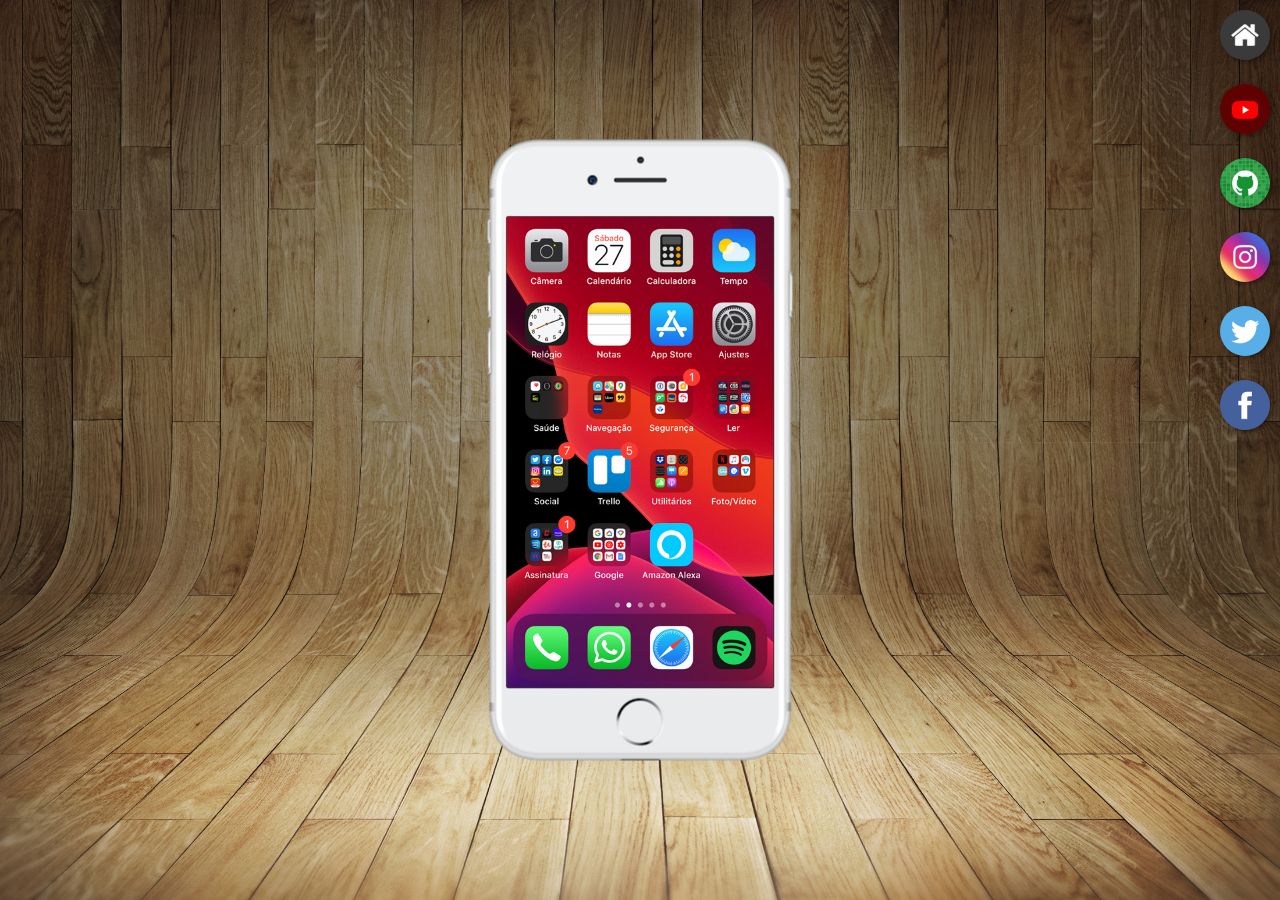
<file: index.html>
<!DOCTYPE html>
<html lang="pt-br">
<head>
    <meta charset="UTF-8">
    <meta name="viewport" content="width=device-width, initial-scale=1.0">
    <title>Projeto Social</title>
    <link rel="stylesheet" href="estilos/style.css">
    <link rel="shortcut icon" href="favicon.ico" type="image/x-icon">
</head>
<body>
    <main>
        <section id="telefone">
            <iframe src="home.html" name="tela" id="tela" frameborder="0">
            Seu navegador nao é compativel
            </iframe>
        </section>
        <section id="redes-sociais">
            <a href="home.html" target="tela"> <img src="imagens/logo-home.jpg" alt="Home"></a><br>
            <a href="youtube.html" target="tela"> <img src="imagens/logo-youtube.jpg" alt="Youtube"></a><br>
            <a href="github.html" target="tela"> <img src="imagens/logo-github.jpg" alt="GitHub"></a><br>
            <a href="instagran.html" target="tela"> <img src="imagens/logo-instagram.jpg" alt="Instagram"></a><br>
            <a href="twitter.html" target="tela"> <img src="imagens/logo-twitter.jpg" alt="Twitter"></a><br>
            <a href="facebook.html" target="tela"> <img src="imagens/logo-facebook.jpg" alt="Facebook"></a><br>
        </section>
    </main>
</body>
</html>
</file>
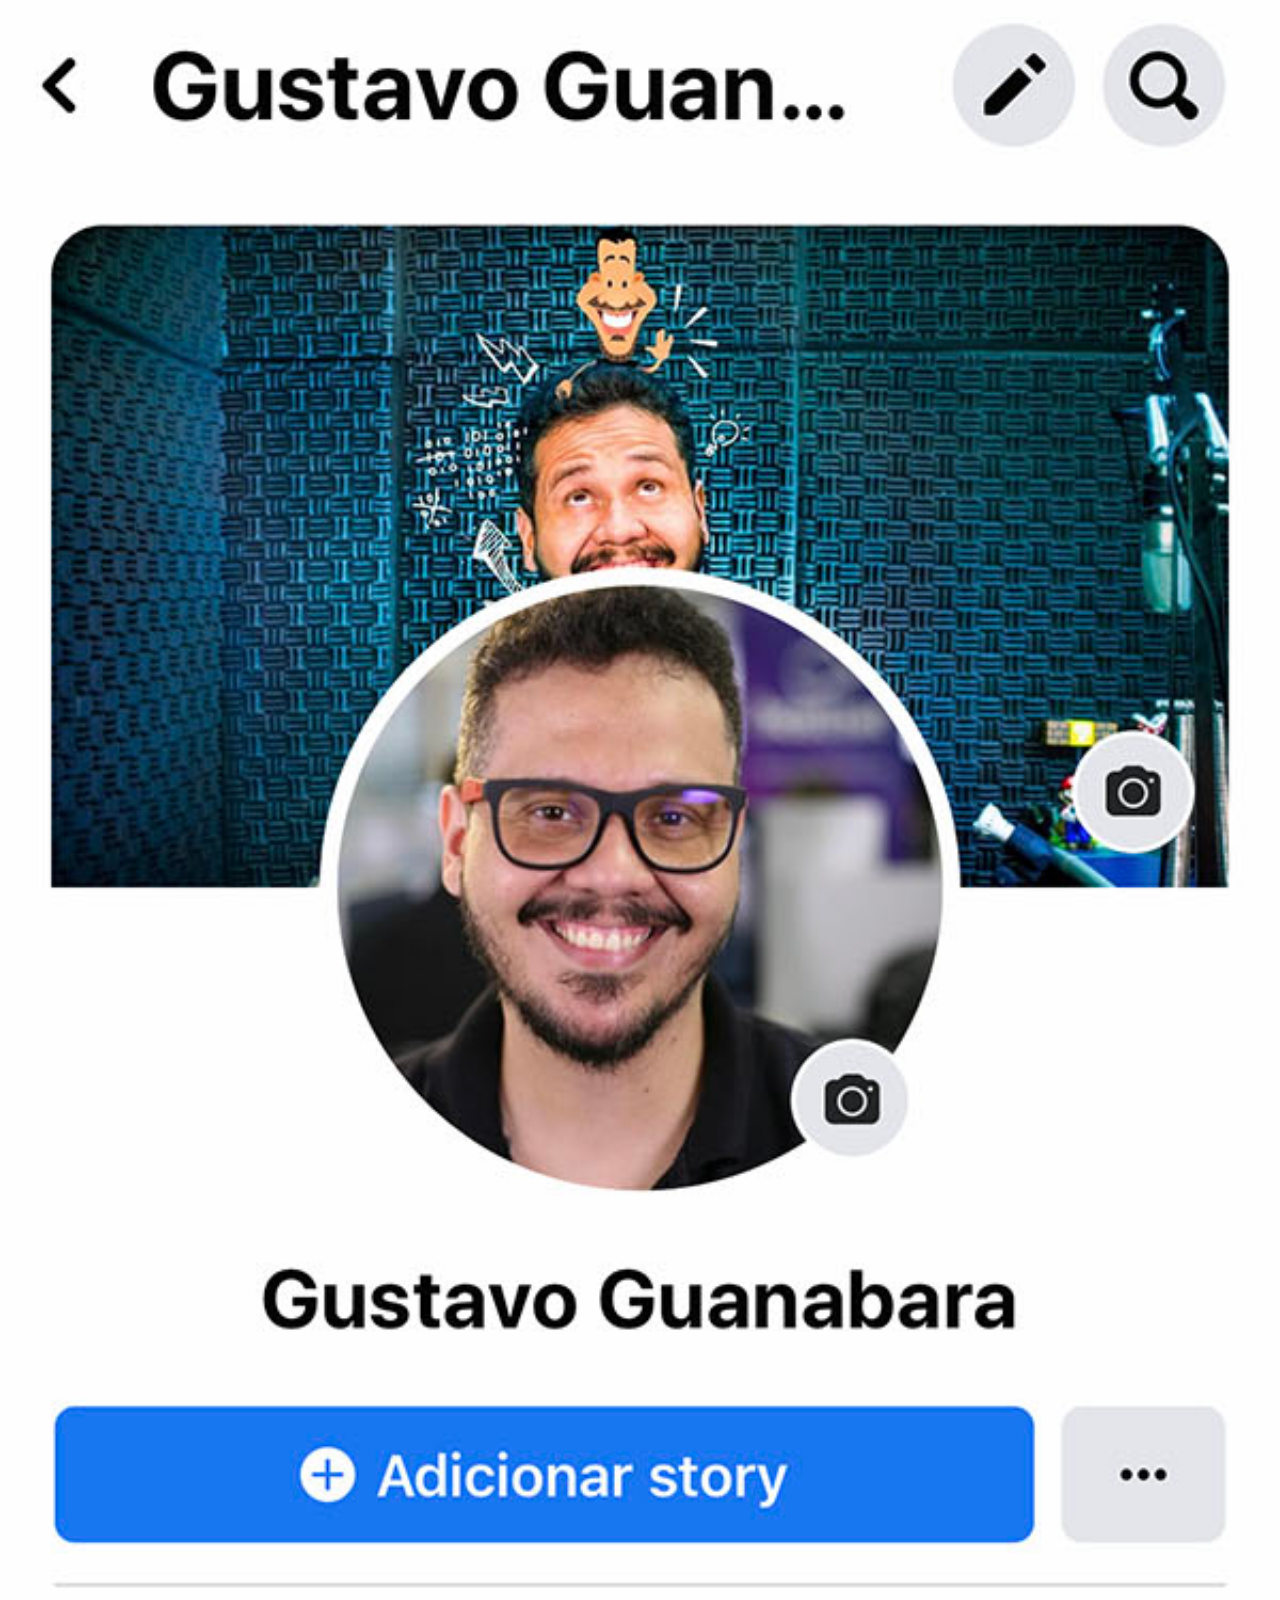
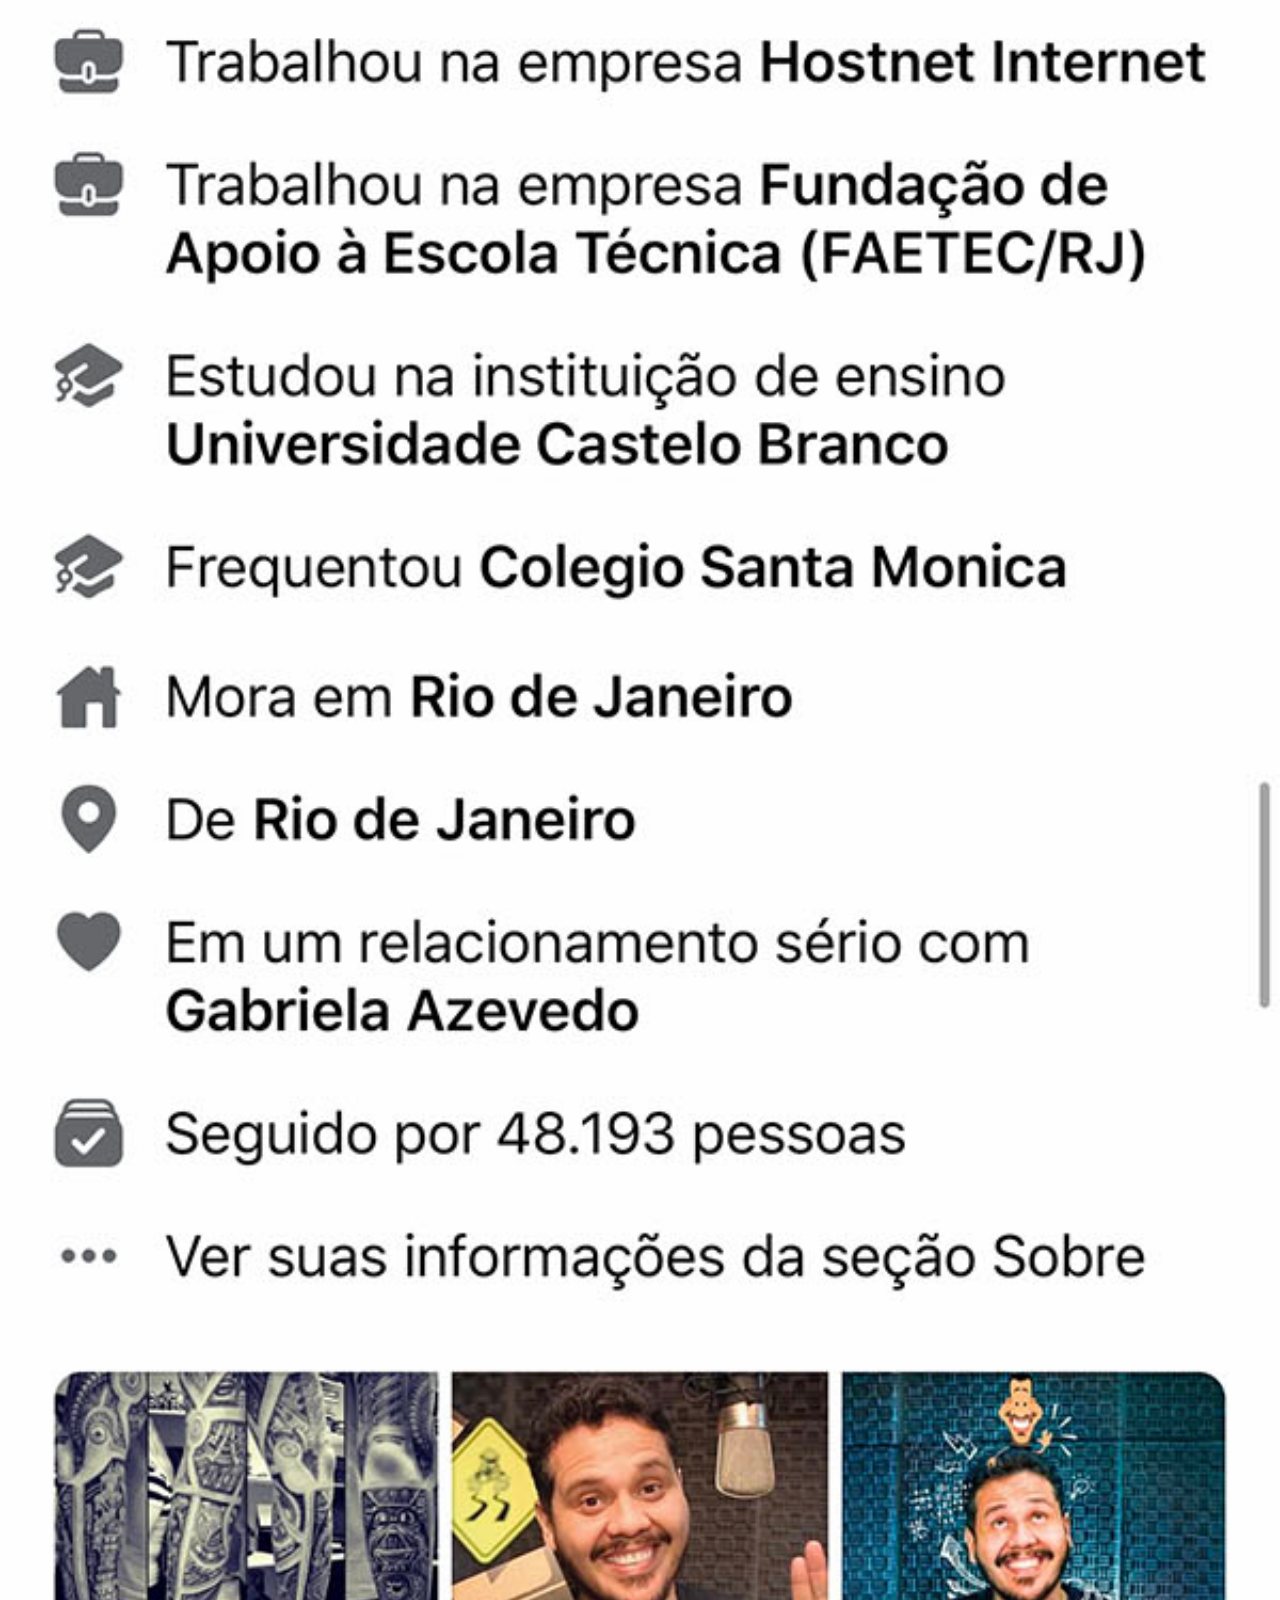
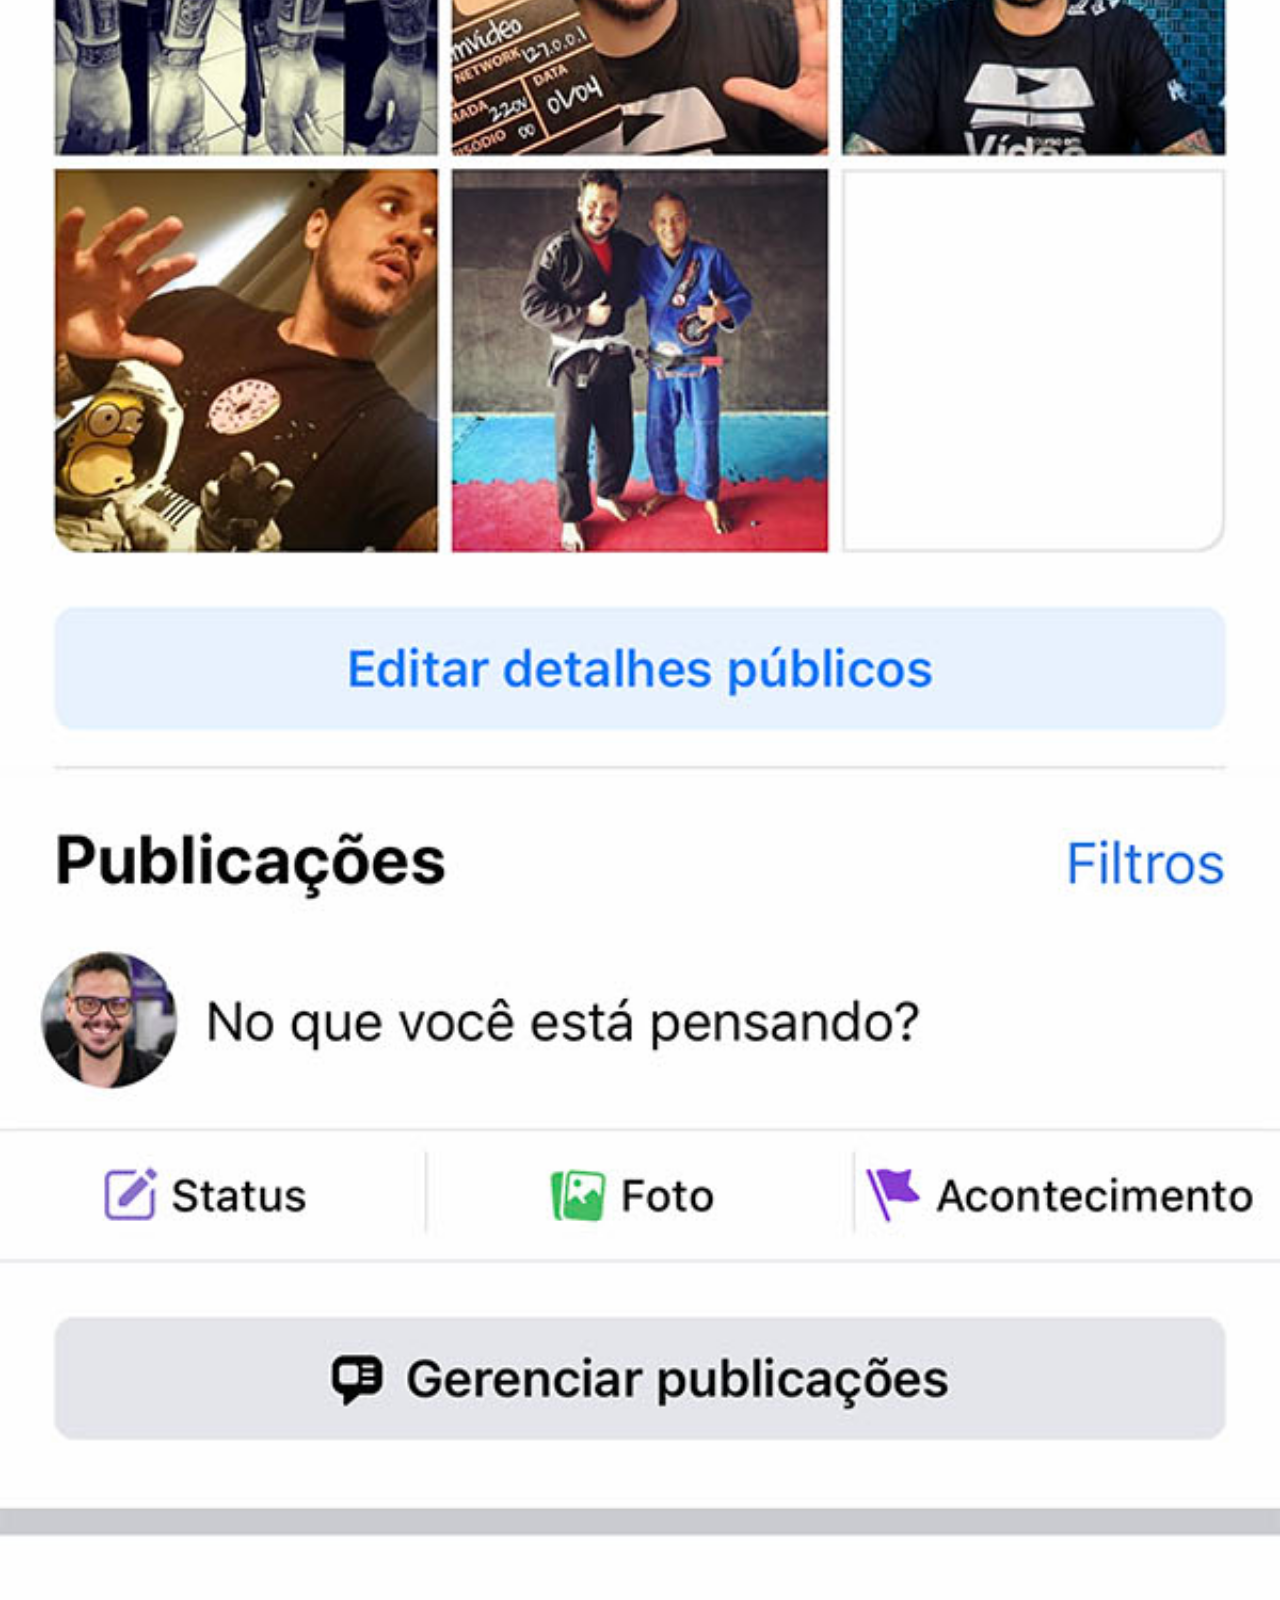
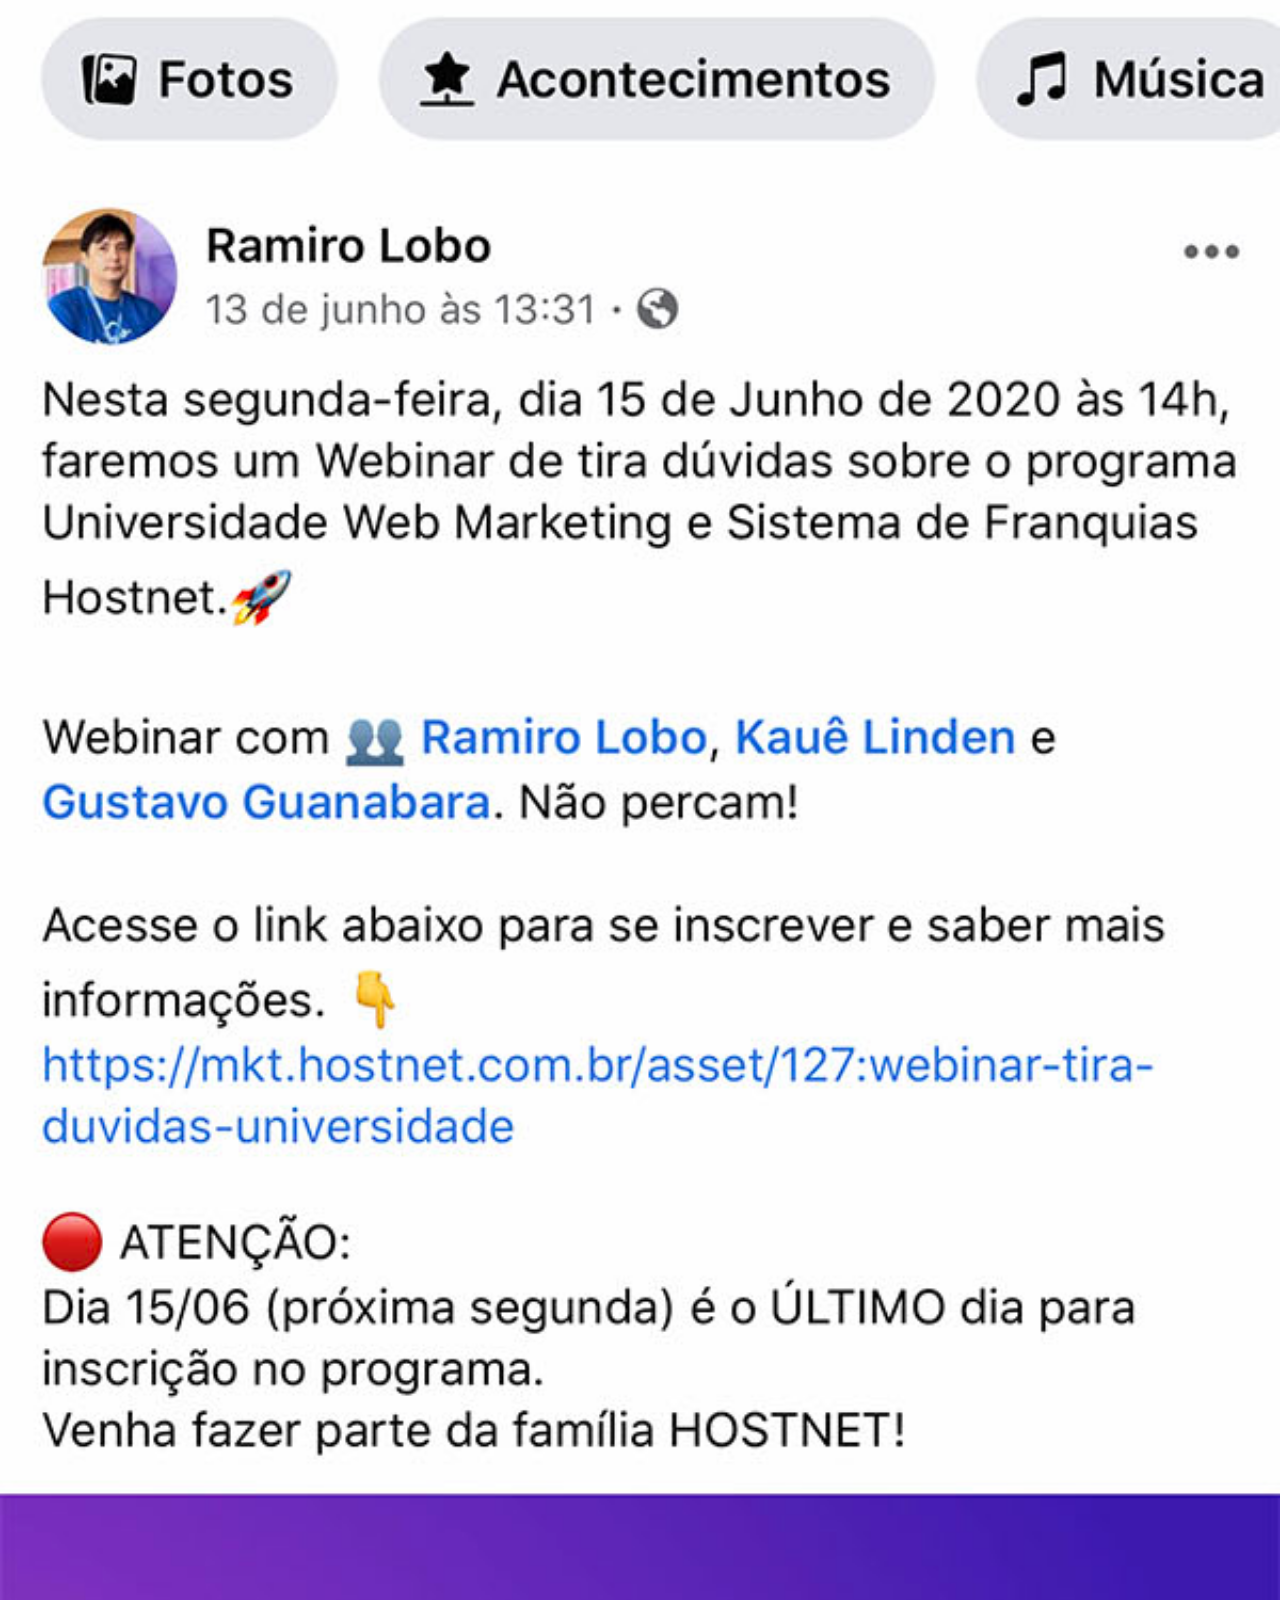
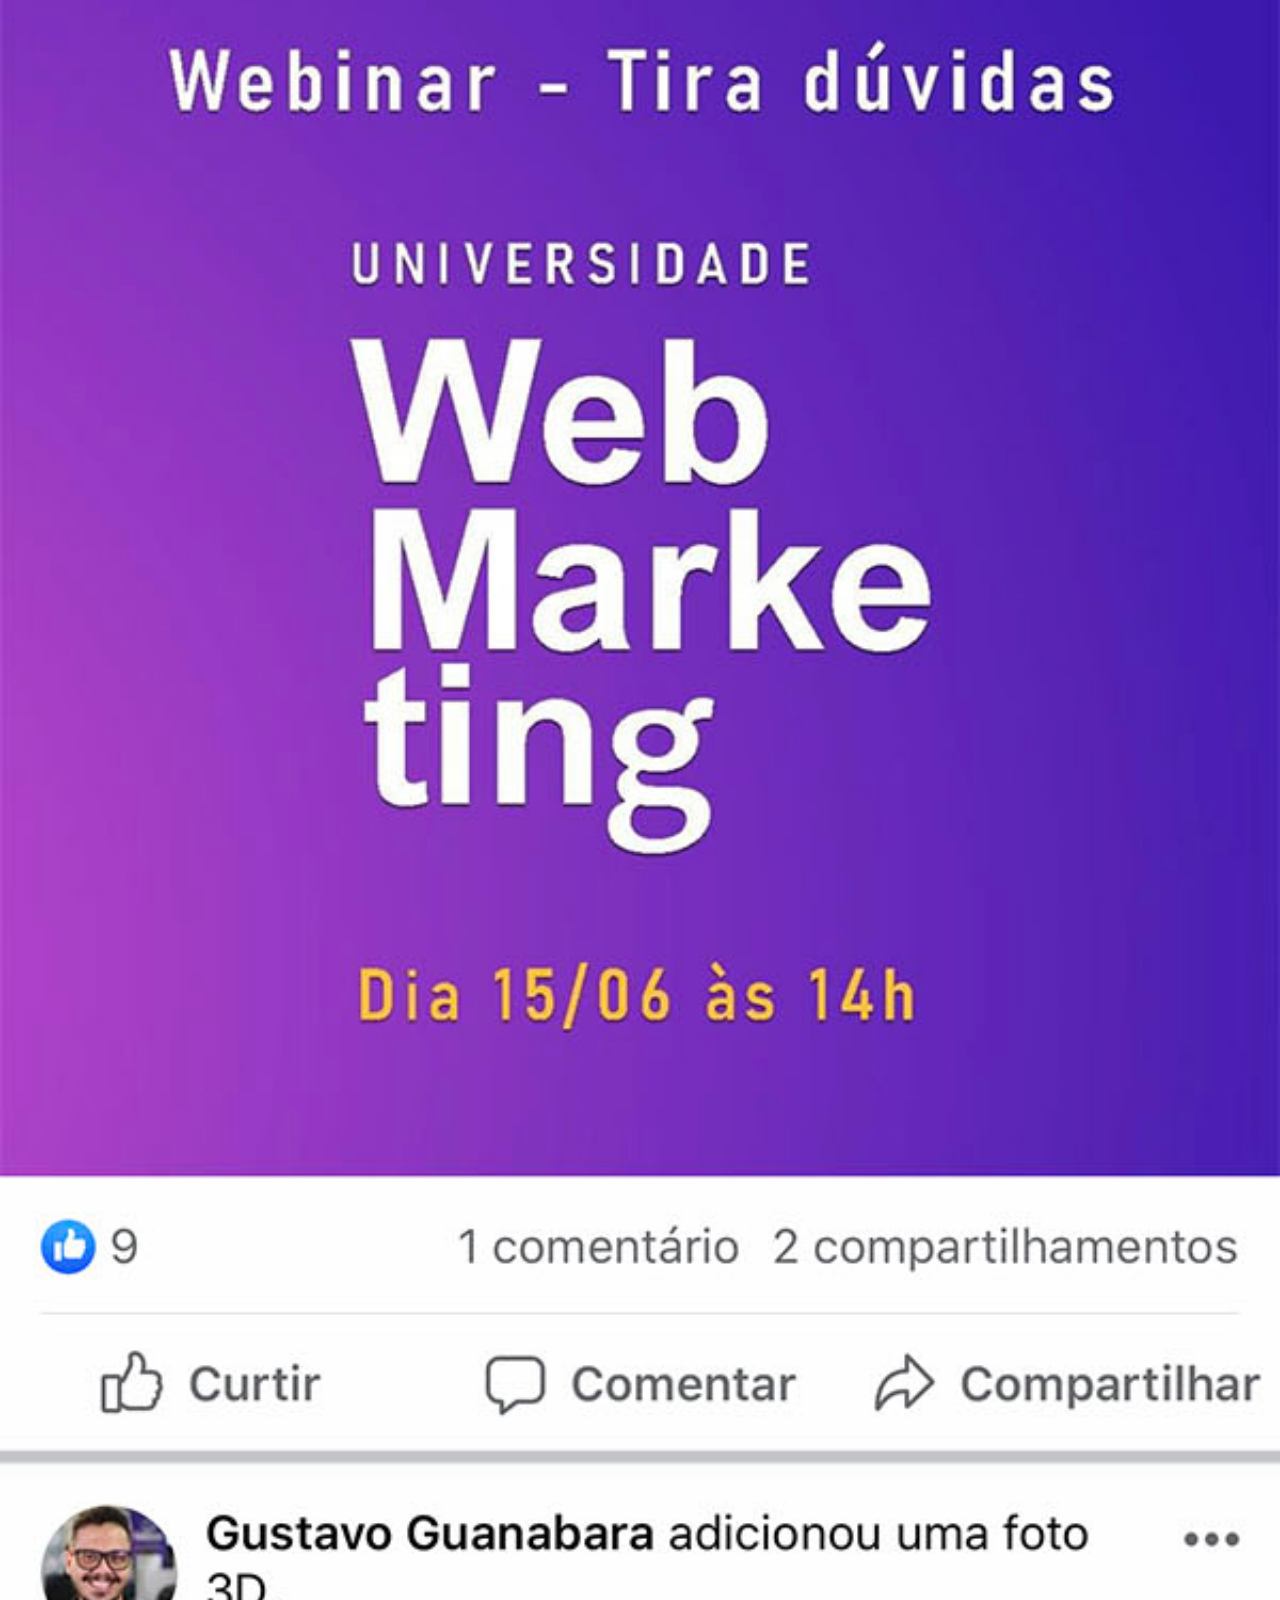
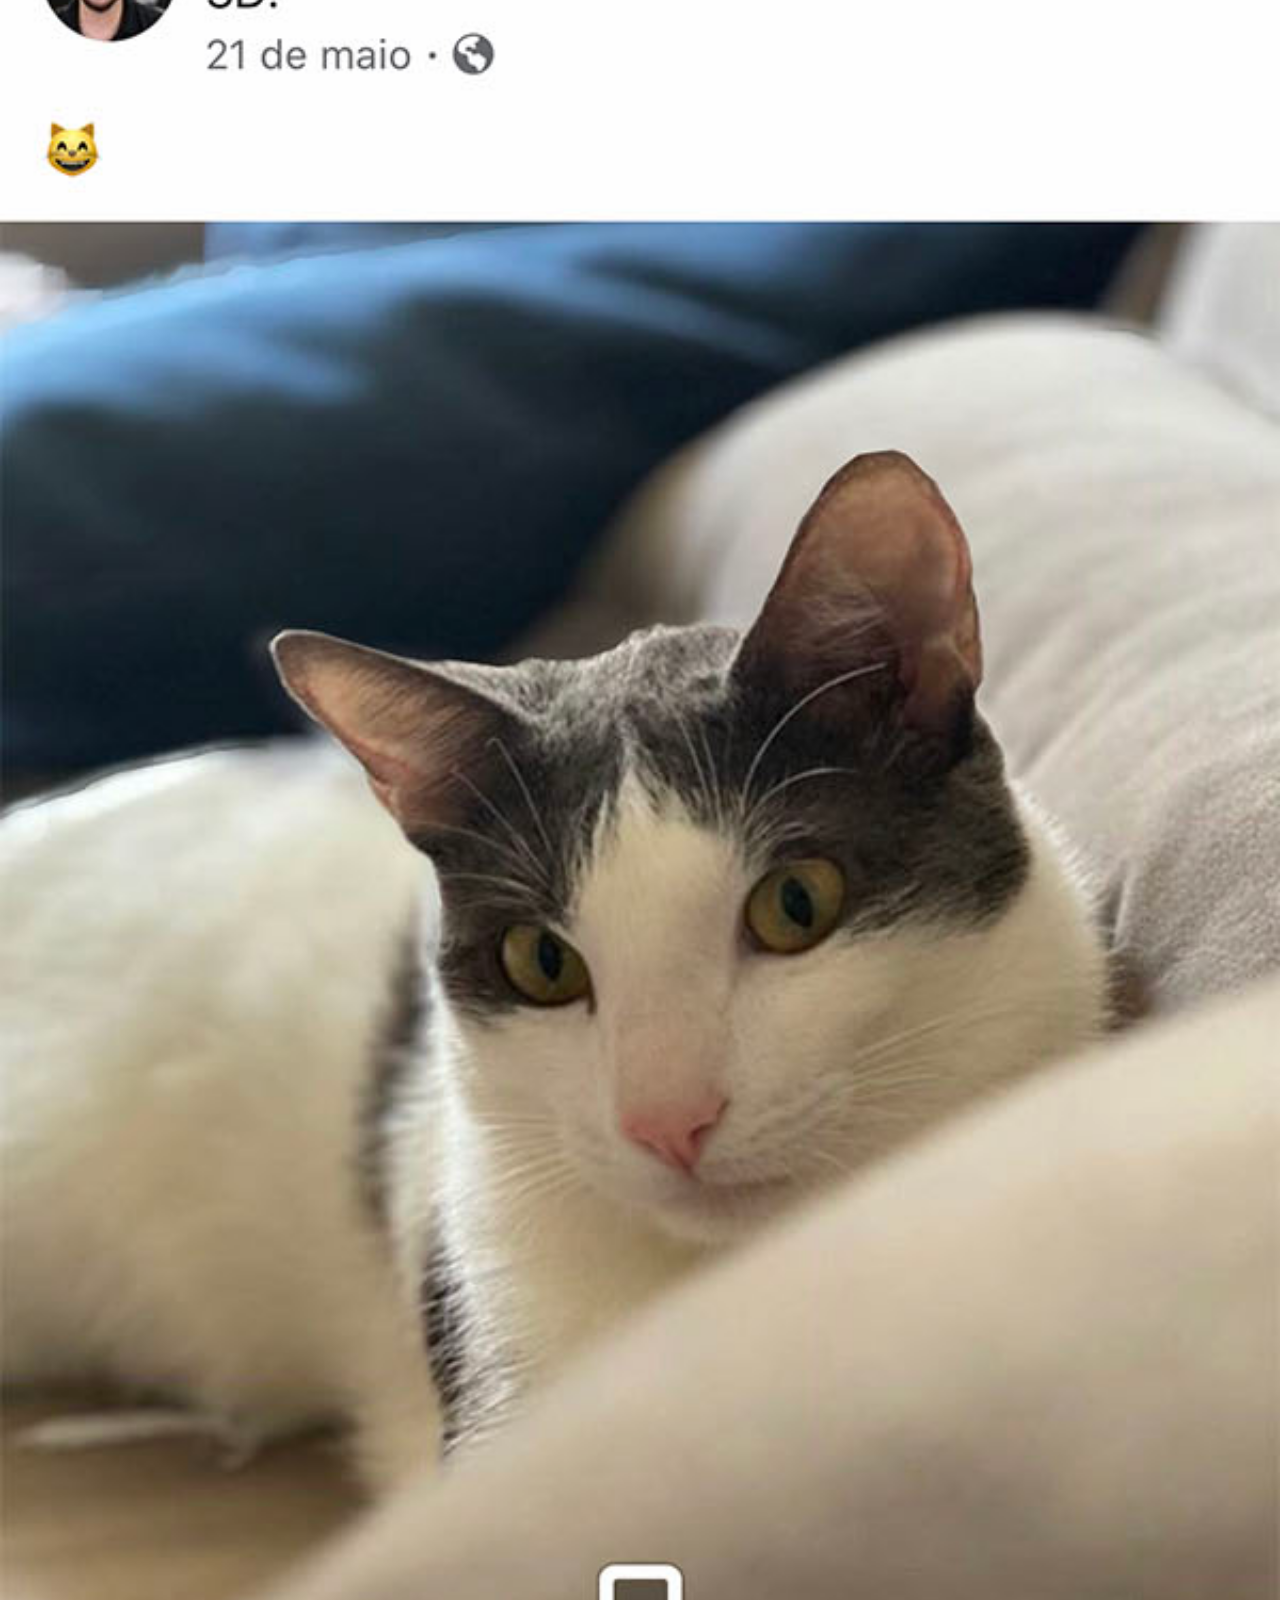
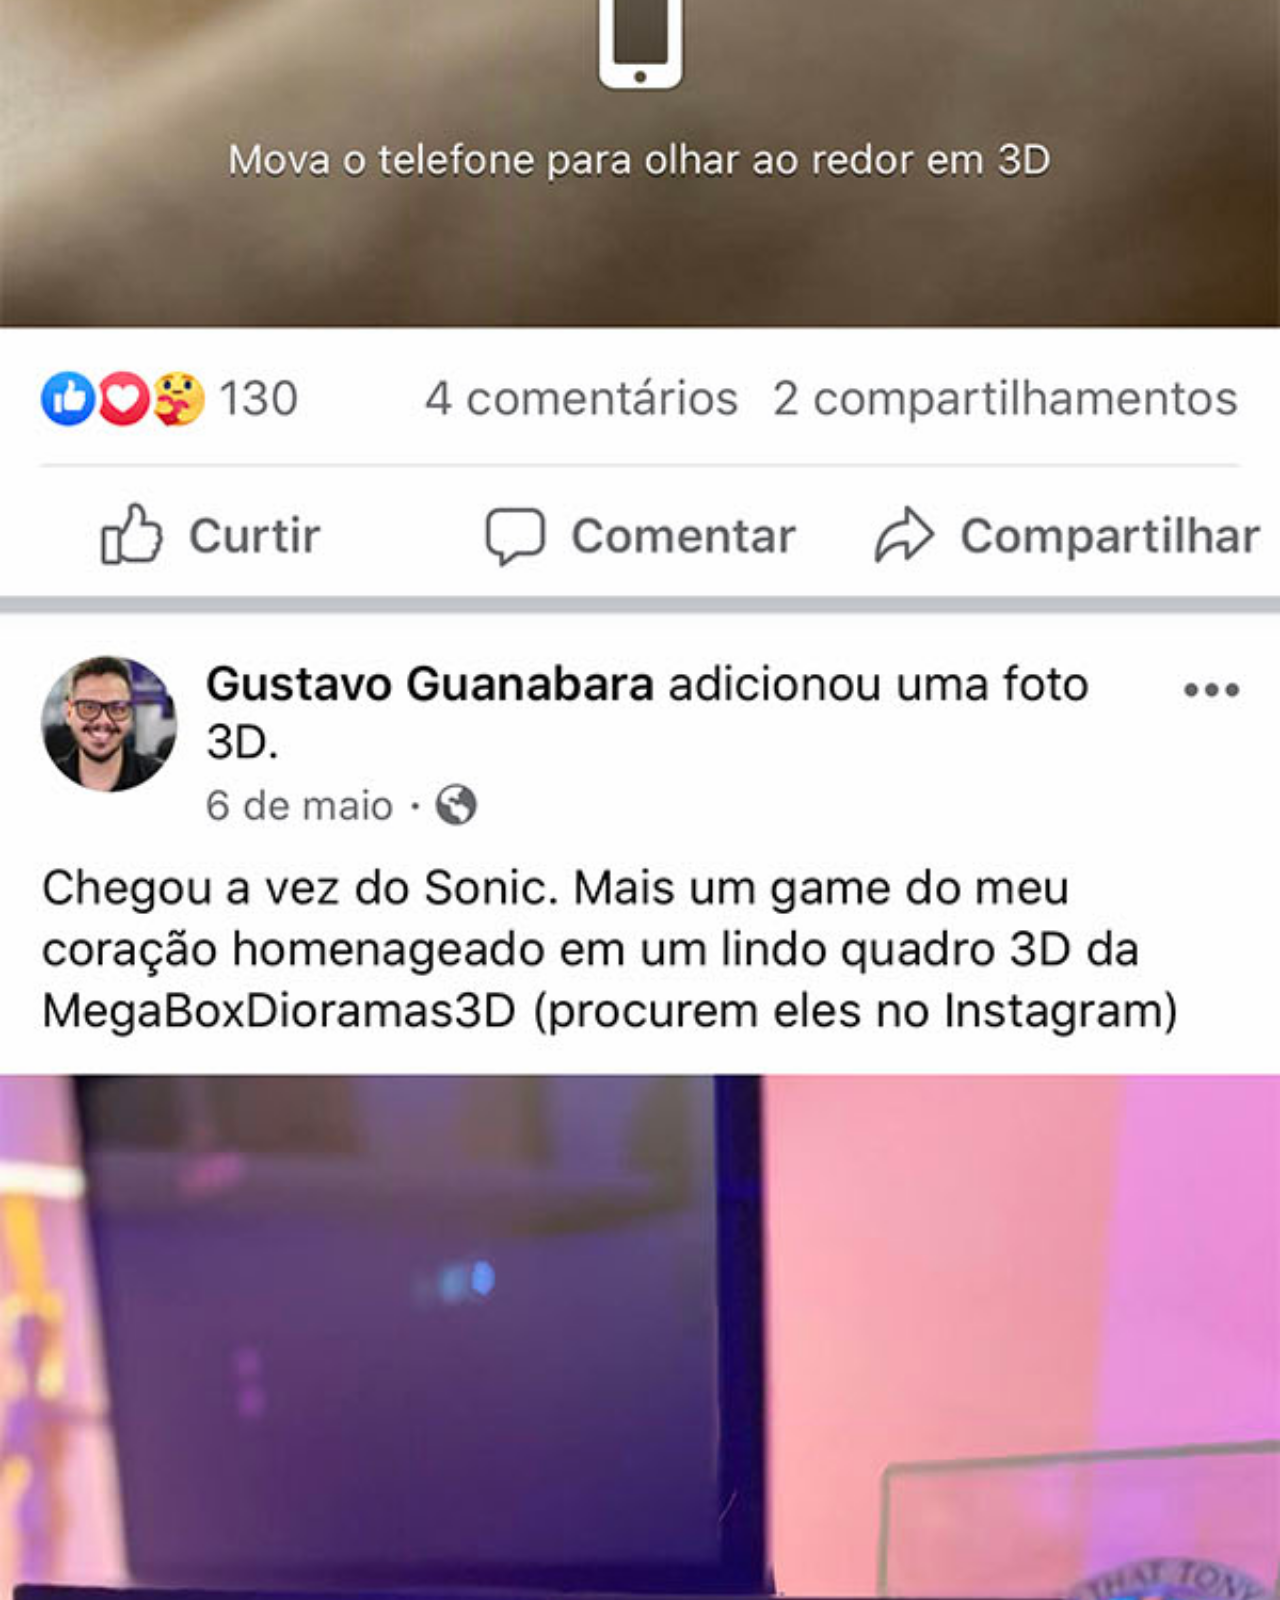
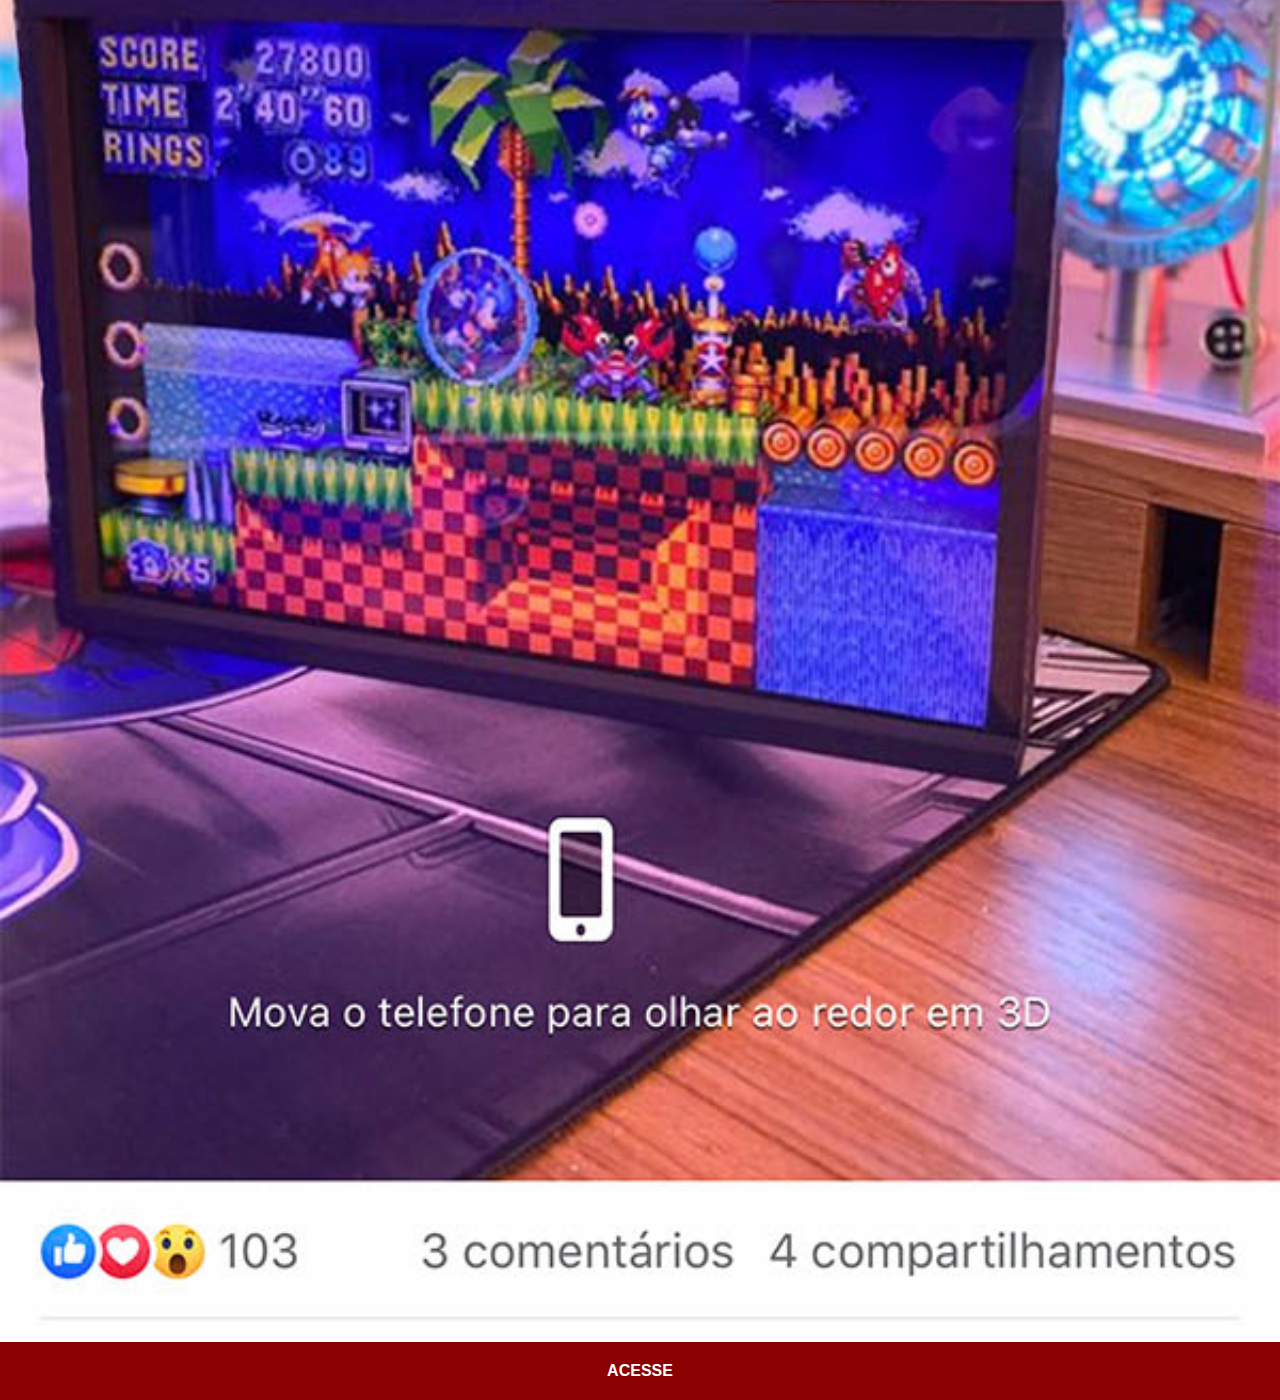
<file: facebook.html>
<!DOCTYPE html>
<html lang="pt-br">
<head>
    <meta charset="UTF-8">
    <meta name="viewport" content="width=device-width, initial-scale=1.0">
    <title>Youtube</title>
    <style>
        *{
            font-family: Arial, Helvetica, sans-serif;
            padding: 0px;
            margin: 0px;
        }

        ::-webkit-scrollbar {
            width: 0px;
            height: 0px;
        }

        img{
            width: 100vw;
        }

        a{
            display: block;
            background-color: darkred;
            color: white;
            padding: 20px;
            text-align: center;
            font-weight: bolder;
            text-decoration: none;
        }

        a:hover {
            background-color: red;
        }
    </style>
</head>
<body>
    <img src="imagens/tela-facebook.jpg">
    <a href="https://www.youtube.com/@CursoemVideo/playlists" target="_blank">ACESSE</a>
</body>
</html>
</file>
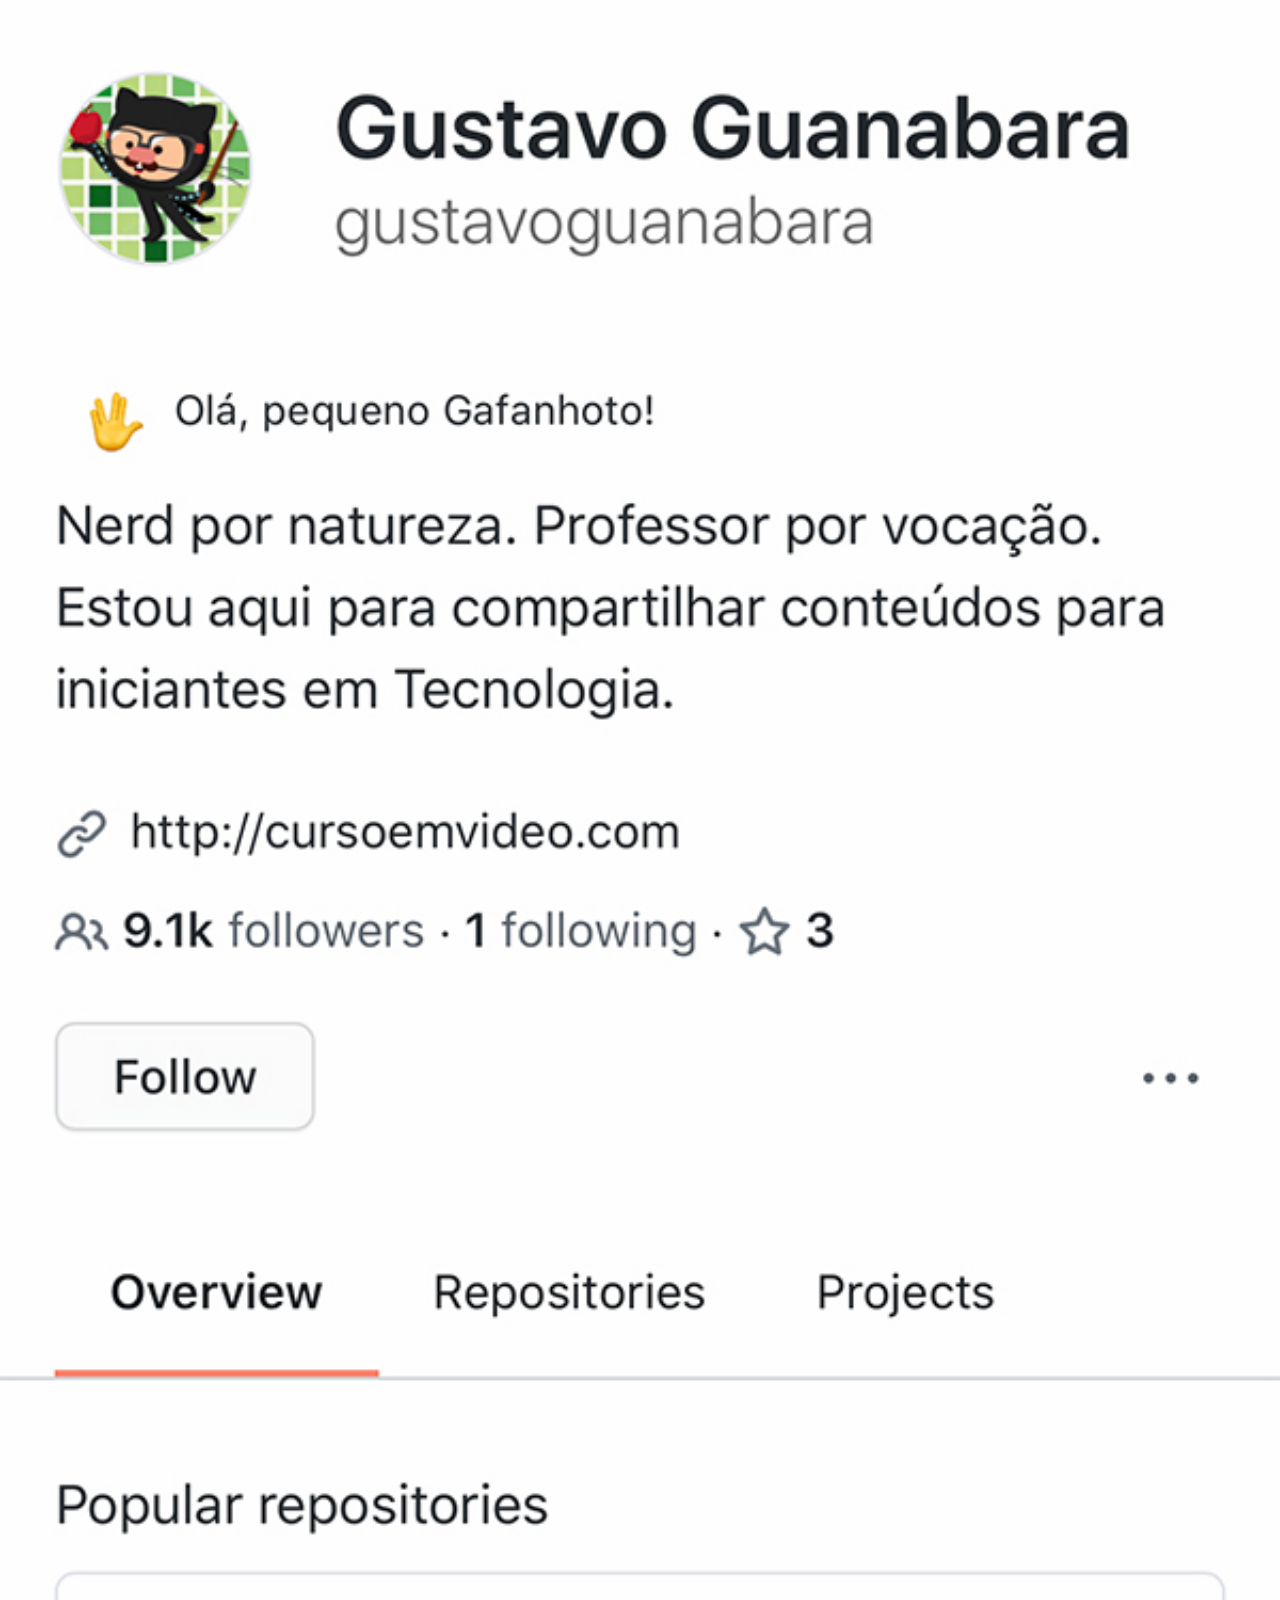
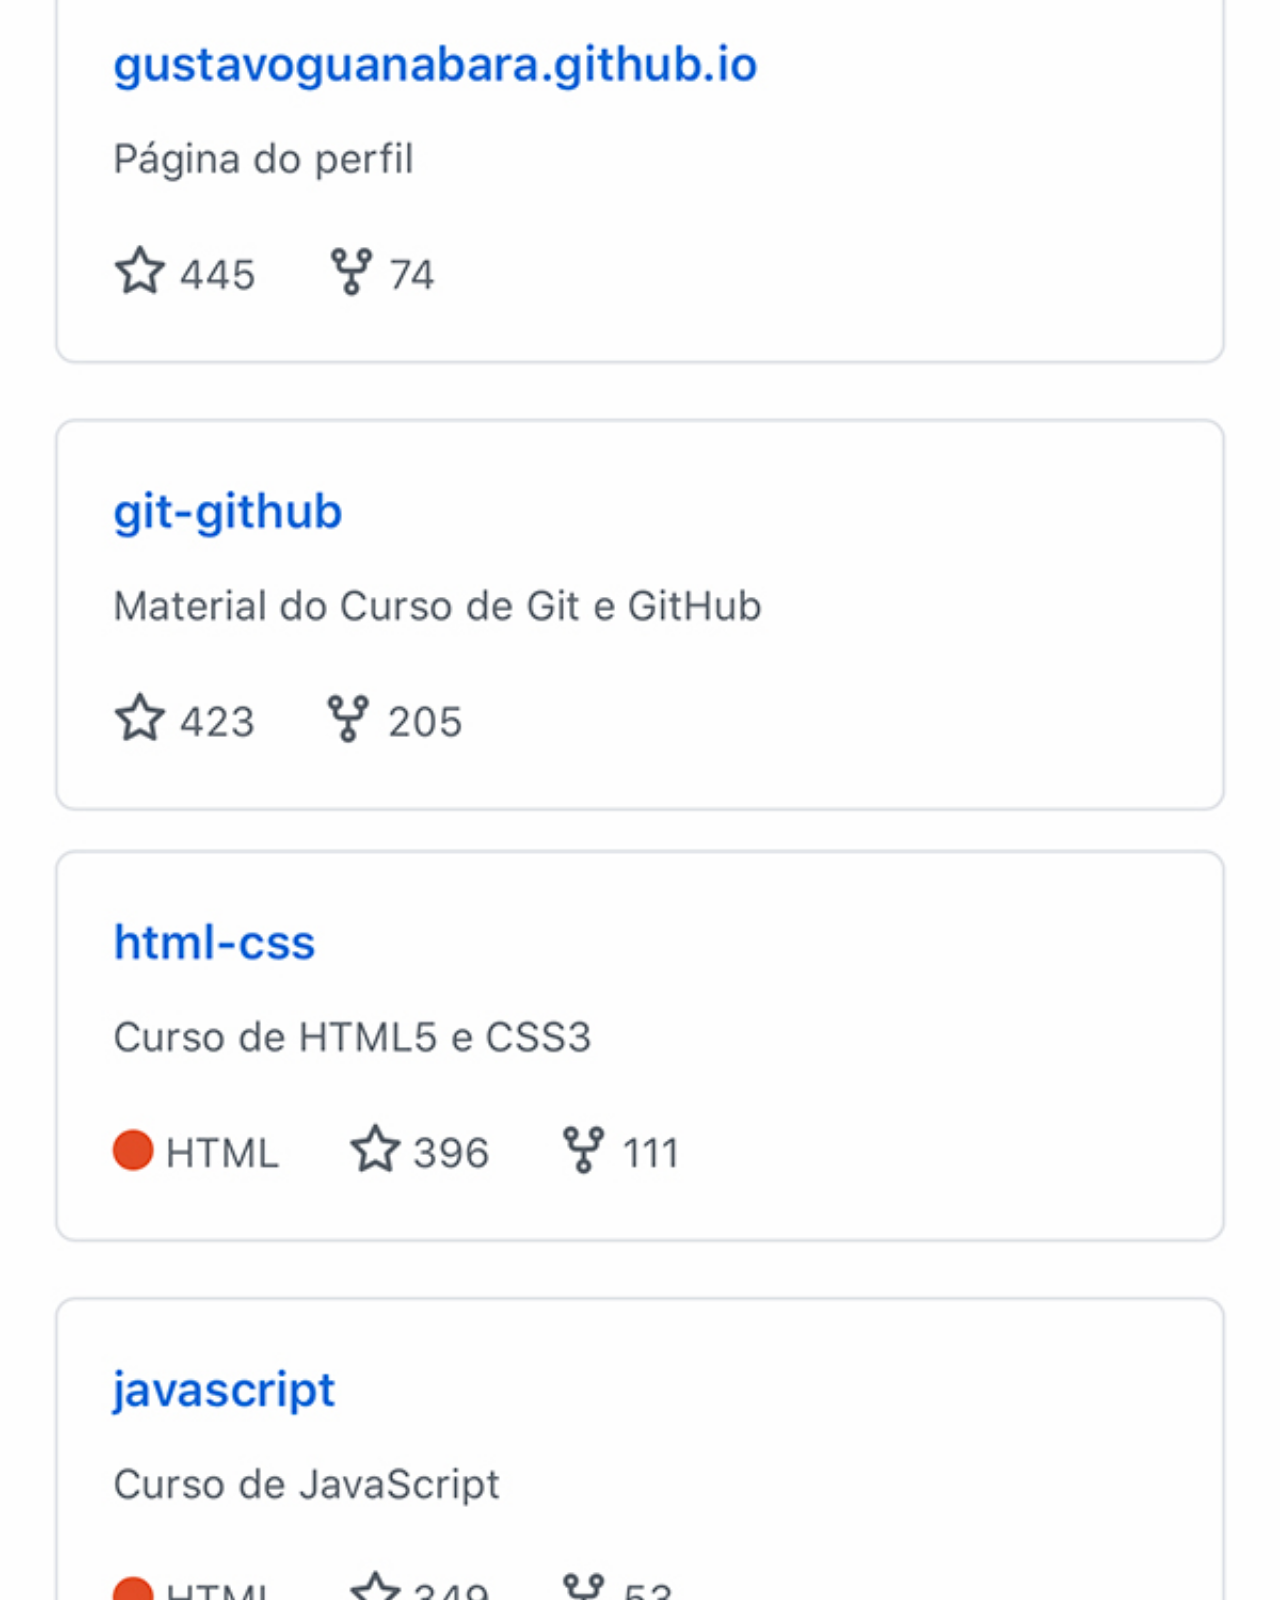
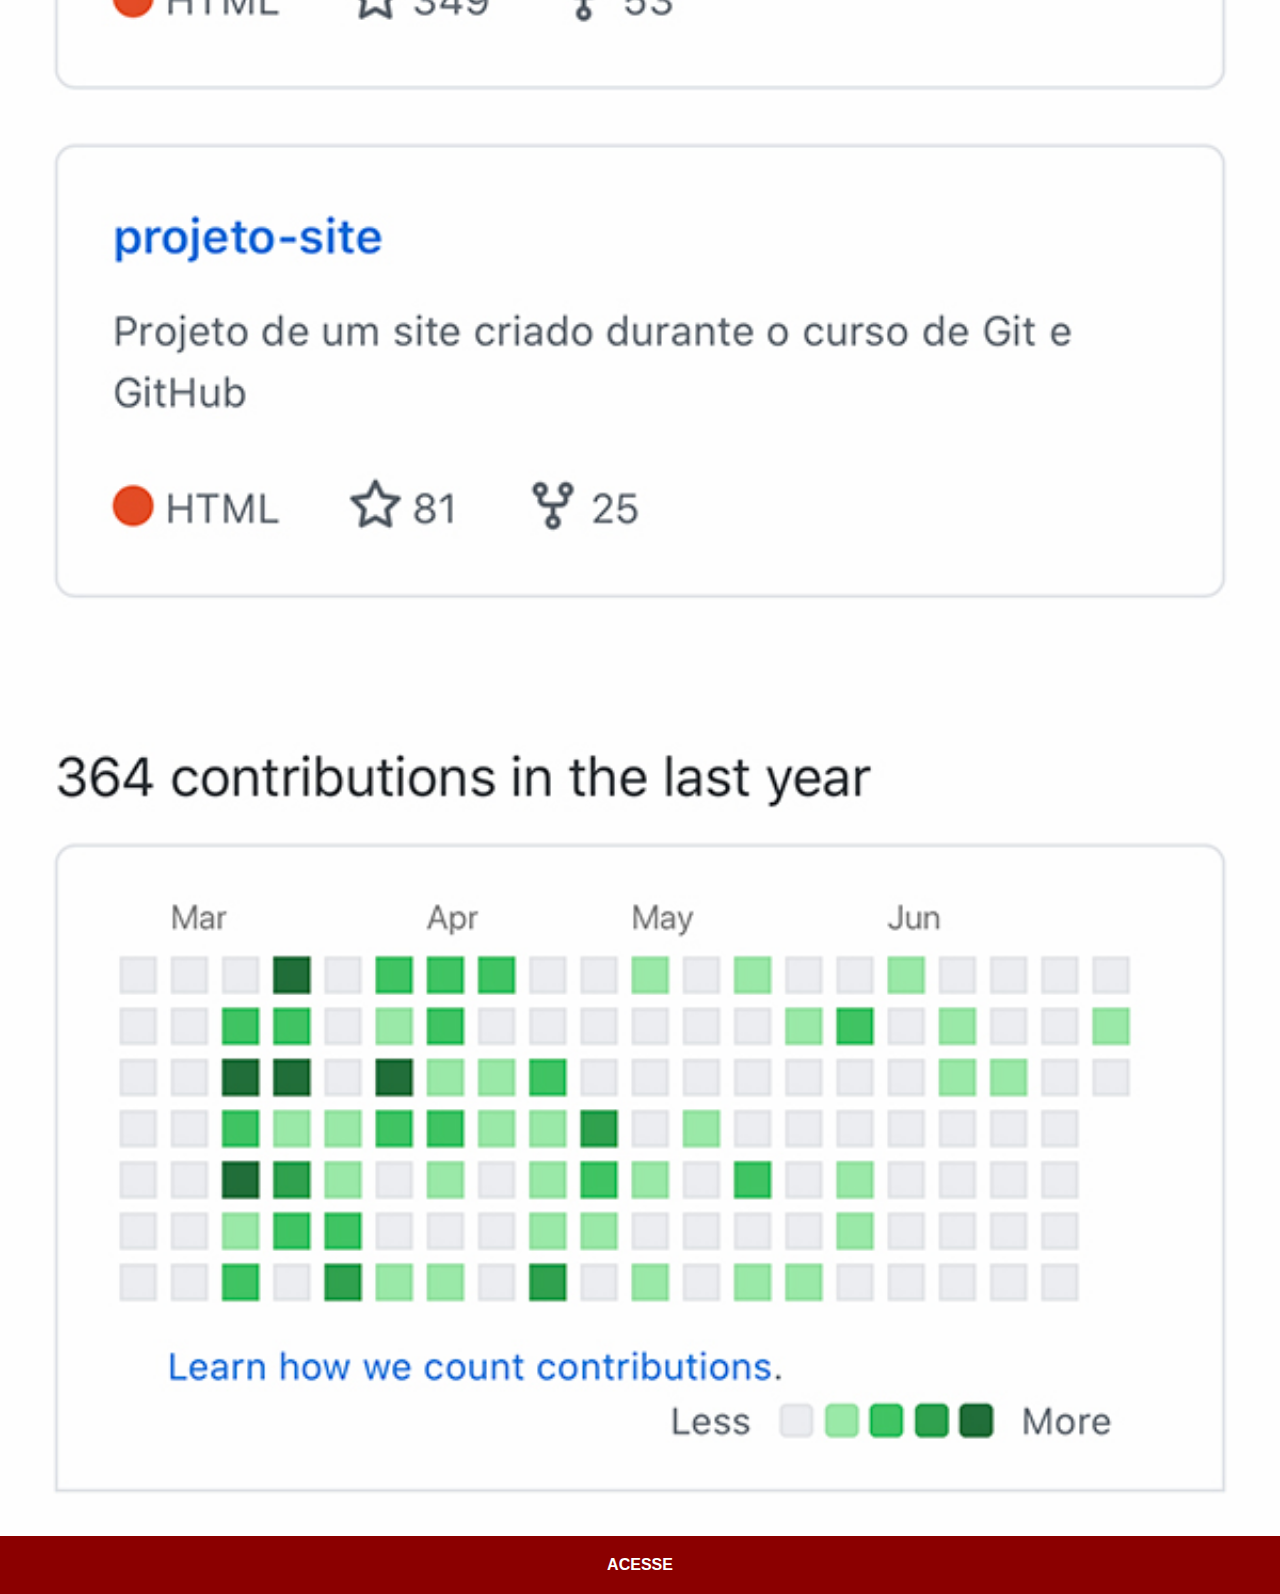
<file: github.html>
<!DOCTYPE html>
<html lang="pt-br">
<head>
    <meta charset="UTF-8">
    <meta name="viewport" content="width=device-width, initial-scale=1.0">
    <title>Youtube</title>
    <style>
        *{
            font-family: Arial, Helvetica, sans-serif;
            padding: 0px;
            margin: 0px;
        }

        ::-webkit-scrollbar {
            width: 0px;
            height: 0px;
        }

        img{
            width: 100vw;
        }

        a{
            display: block;
            background-color: darkred;
            color: white;
            padding: 20px;
            text-align: center;
            font-weight: bolder;
            text-decoration: none;
        }

        a:hover {
            background-color: red;
        }
    </style>
</head>
<body>
    <img src="imagens/tela-github.jpg">
    <a href="https://www.youtube.com/@CursoemVideo/playlists" target="_blank">ACESSE</a>
</body>
</html>
</file>
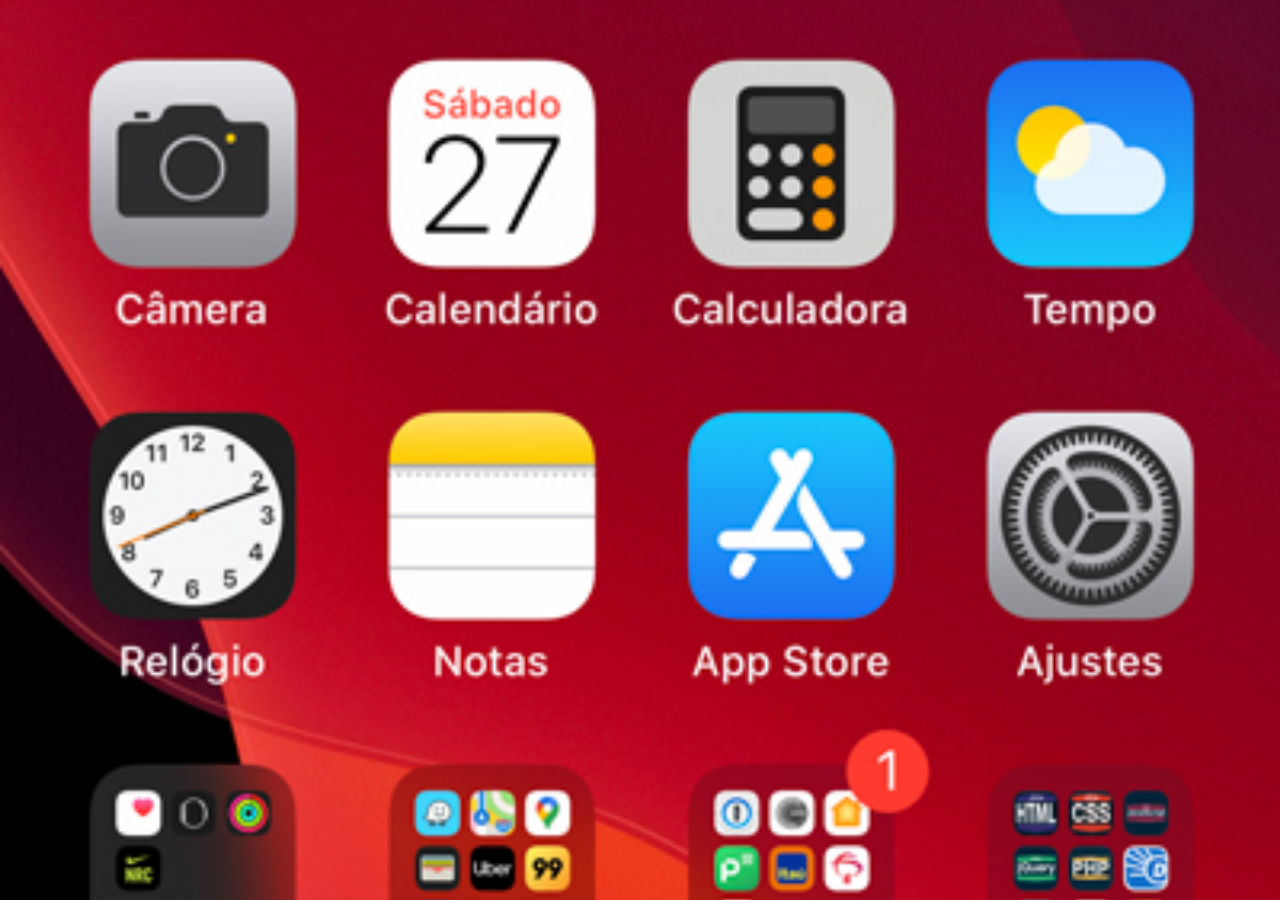
<file: home.html>
<!DOCTYPE html>
<html lang="pt-br">
<head>
    <meta charset="UTF-8">
    <meta name="viewport" content="width=device-width, initial-scale=1.0">
    <title>Home</title>
</head>
<style>
    * {
        padding: 0px;
        margin: 0px;
    }

    body {
        width: 100vw;
        height: 100vh;
        background: black url('imagens/tela-home.jpg') no-repeat top center;
        background-size: cover;
    }
</style>
<body>
    
</body>
</html>
</file>
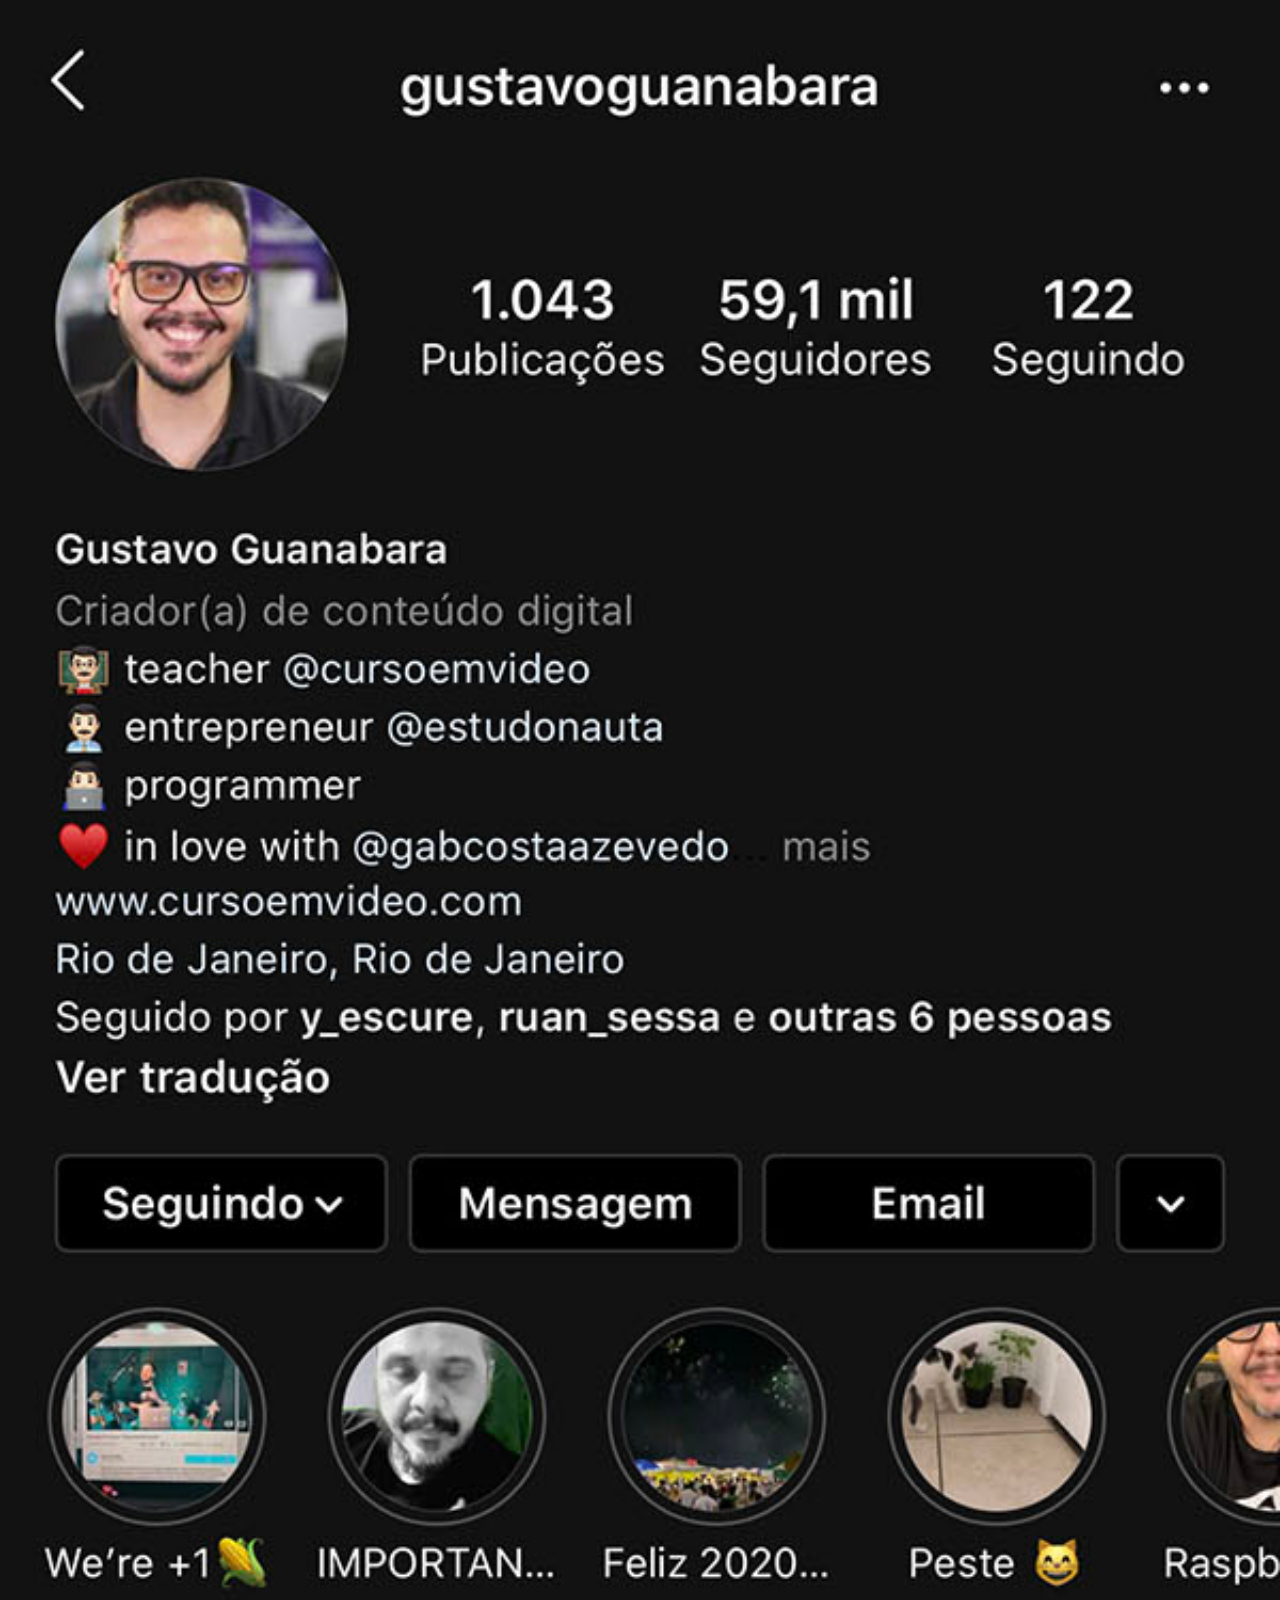
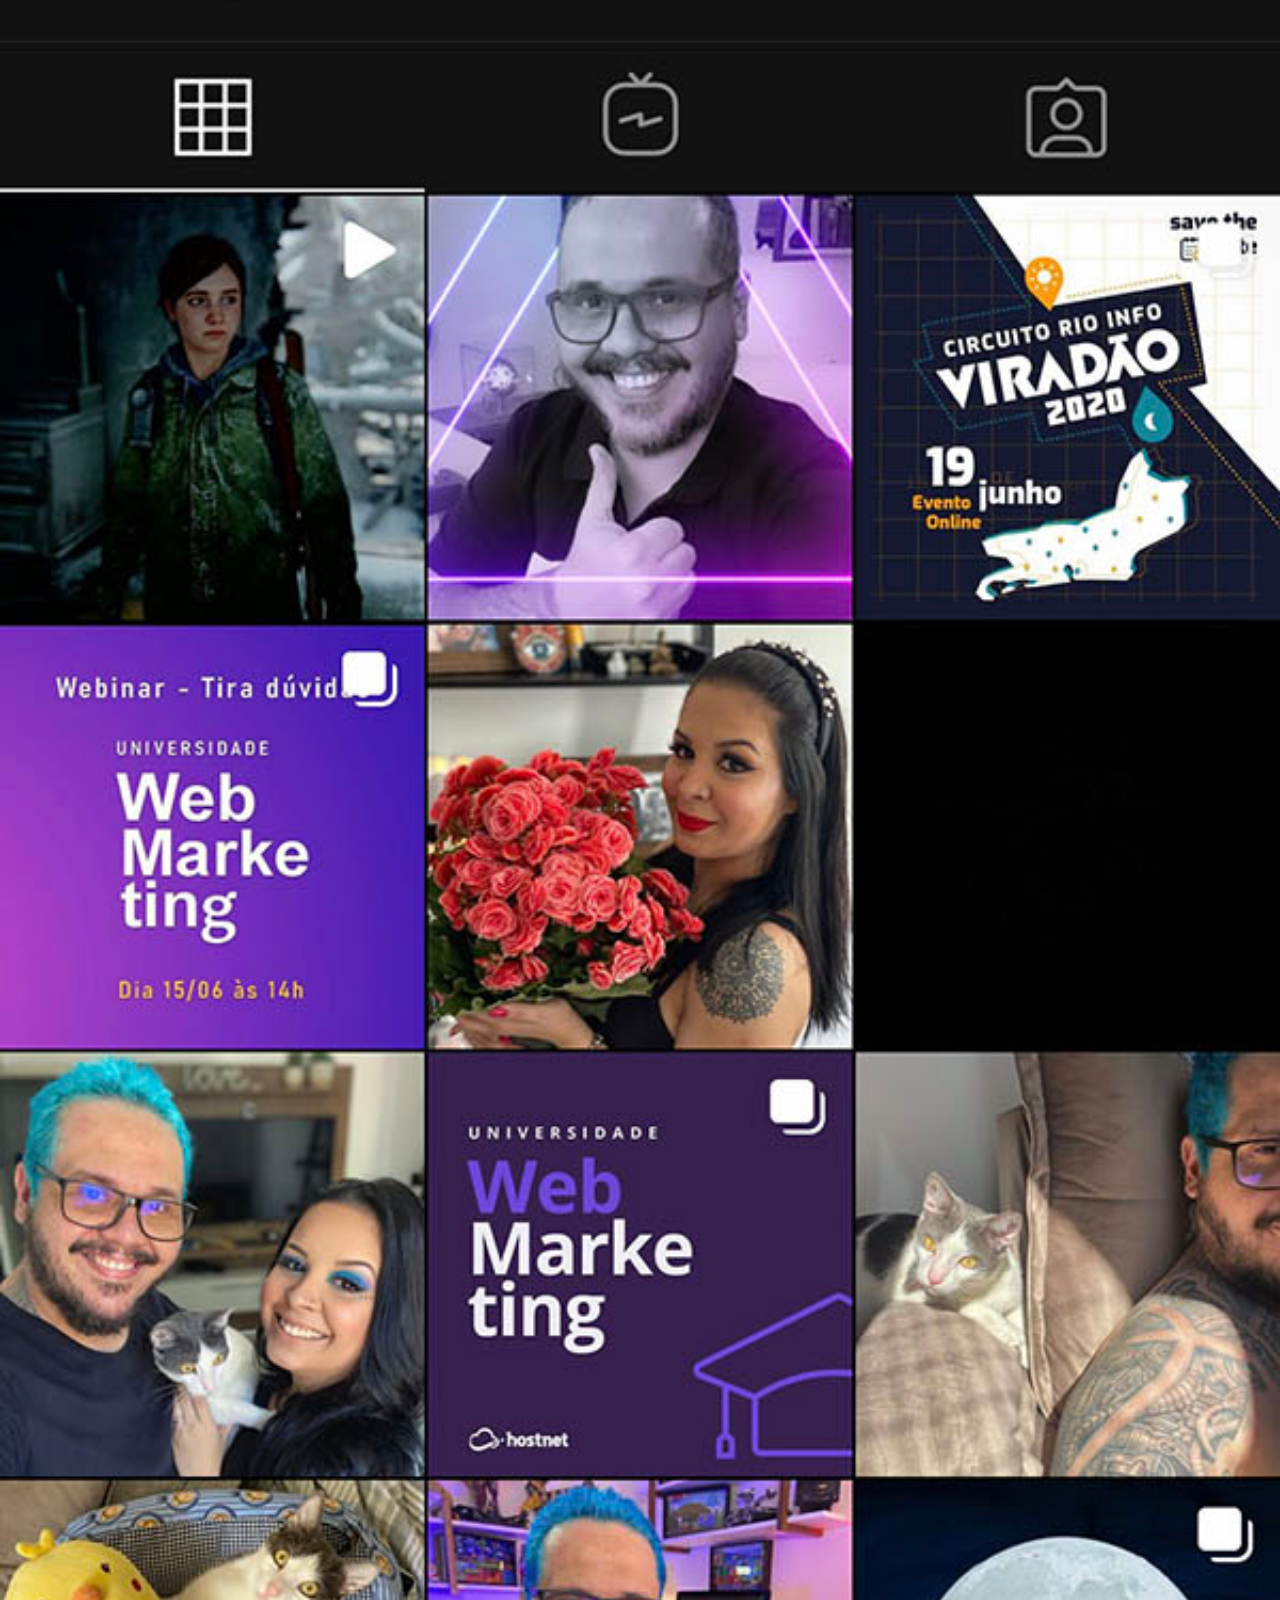
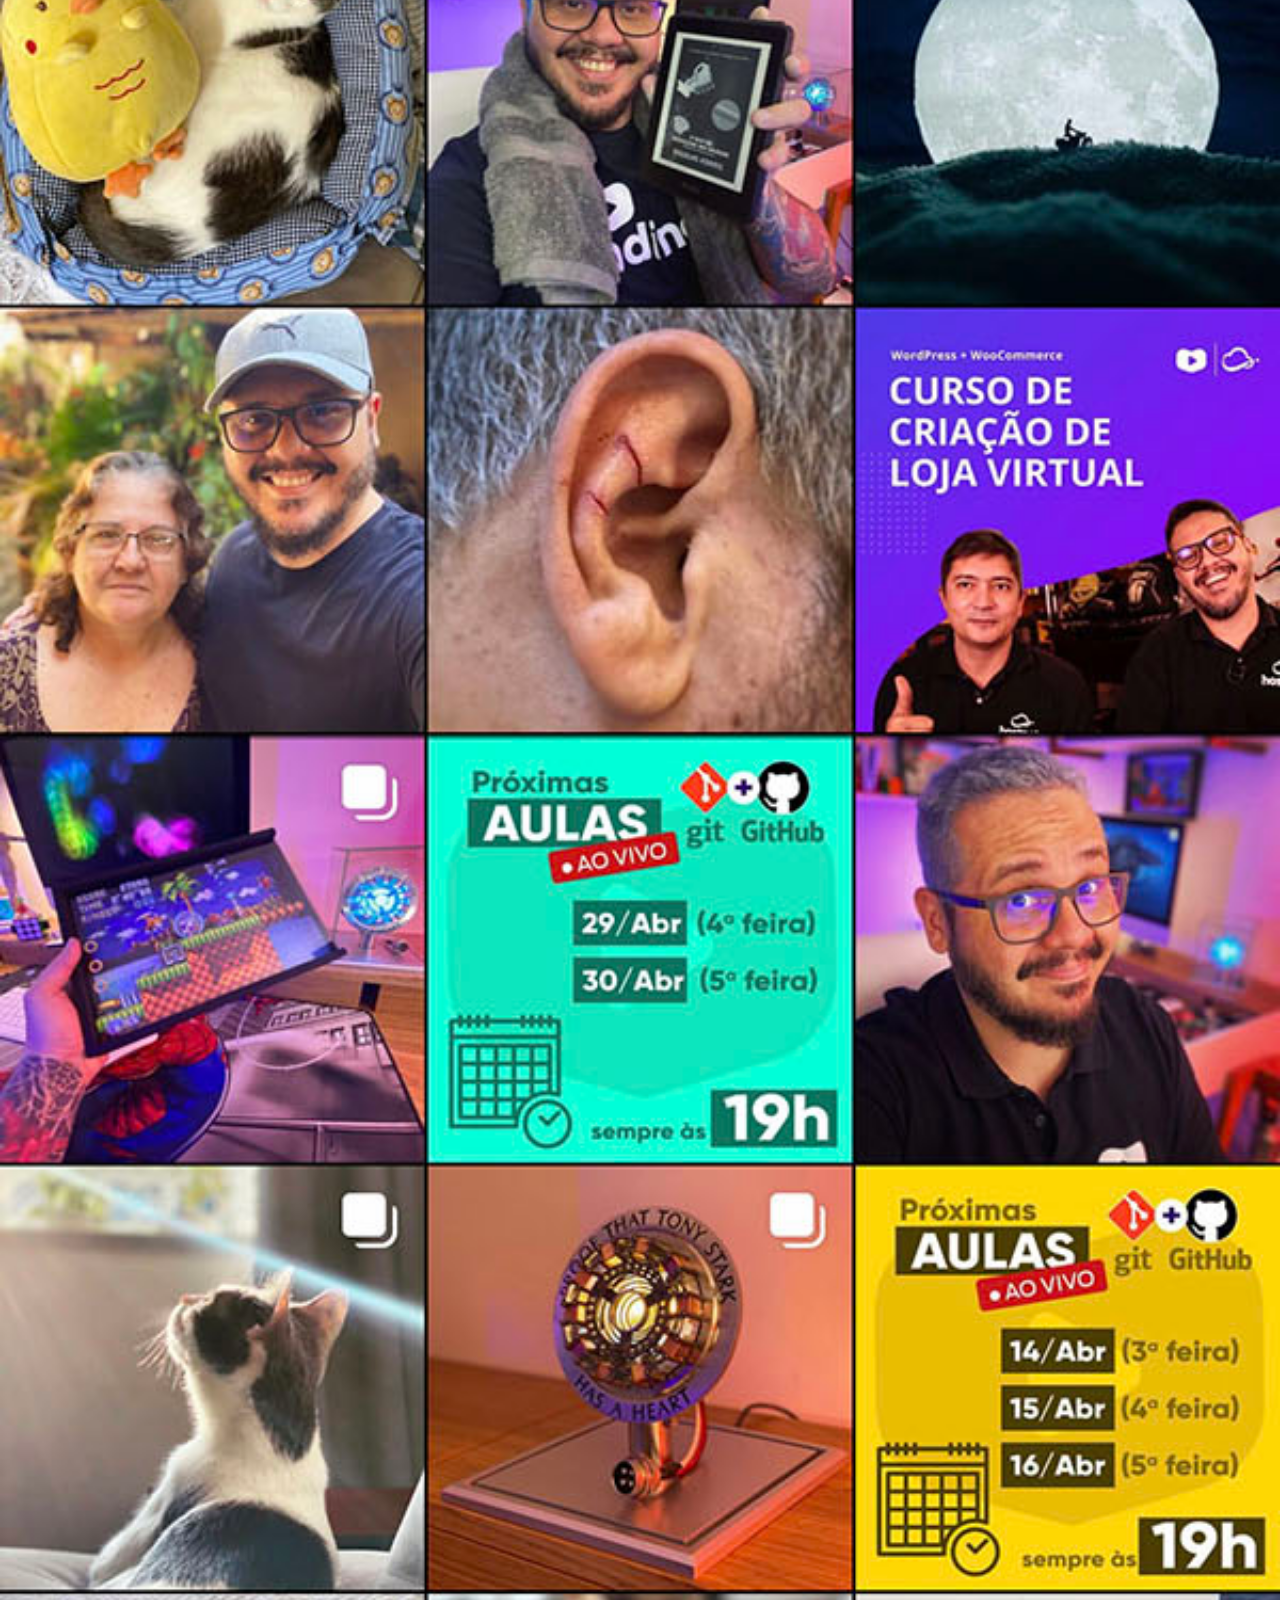
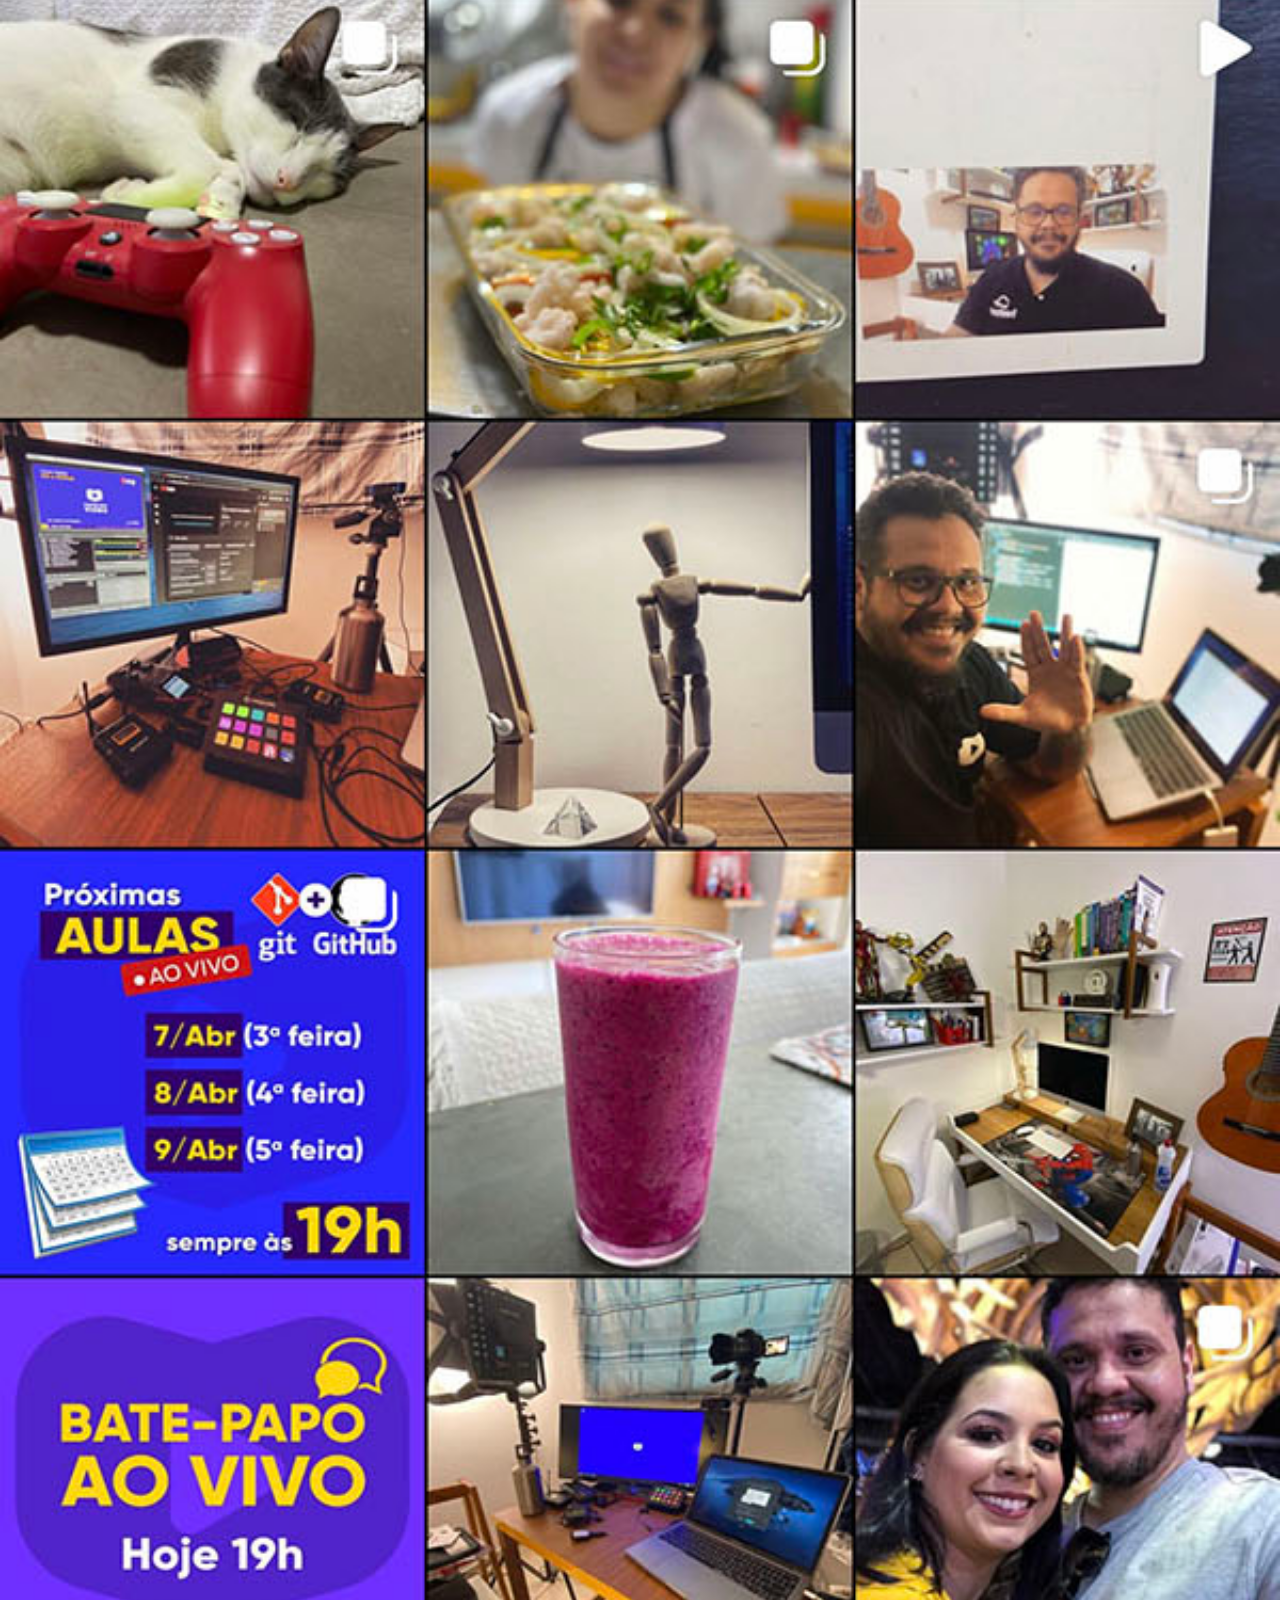
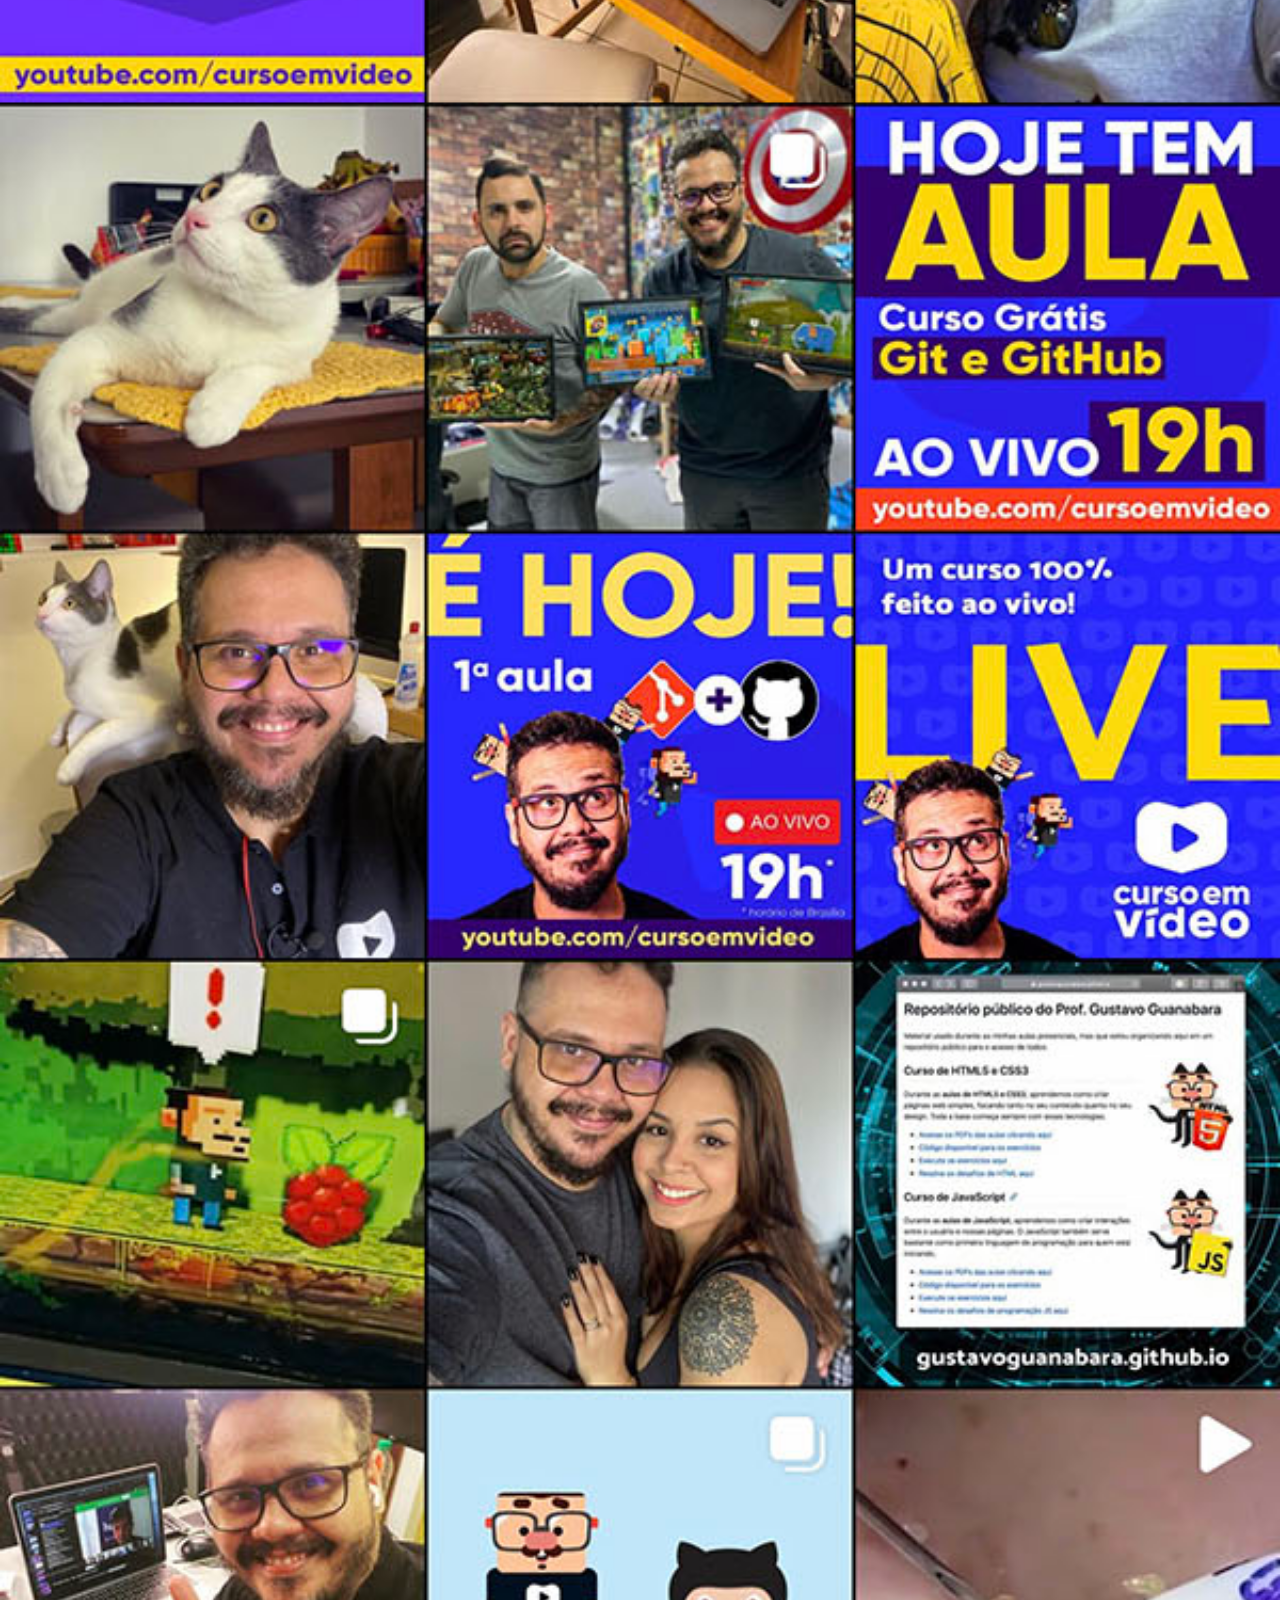
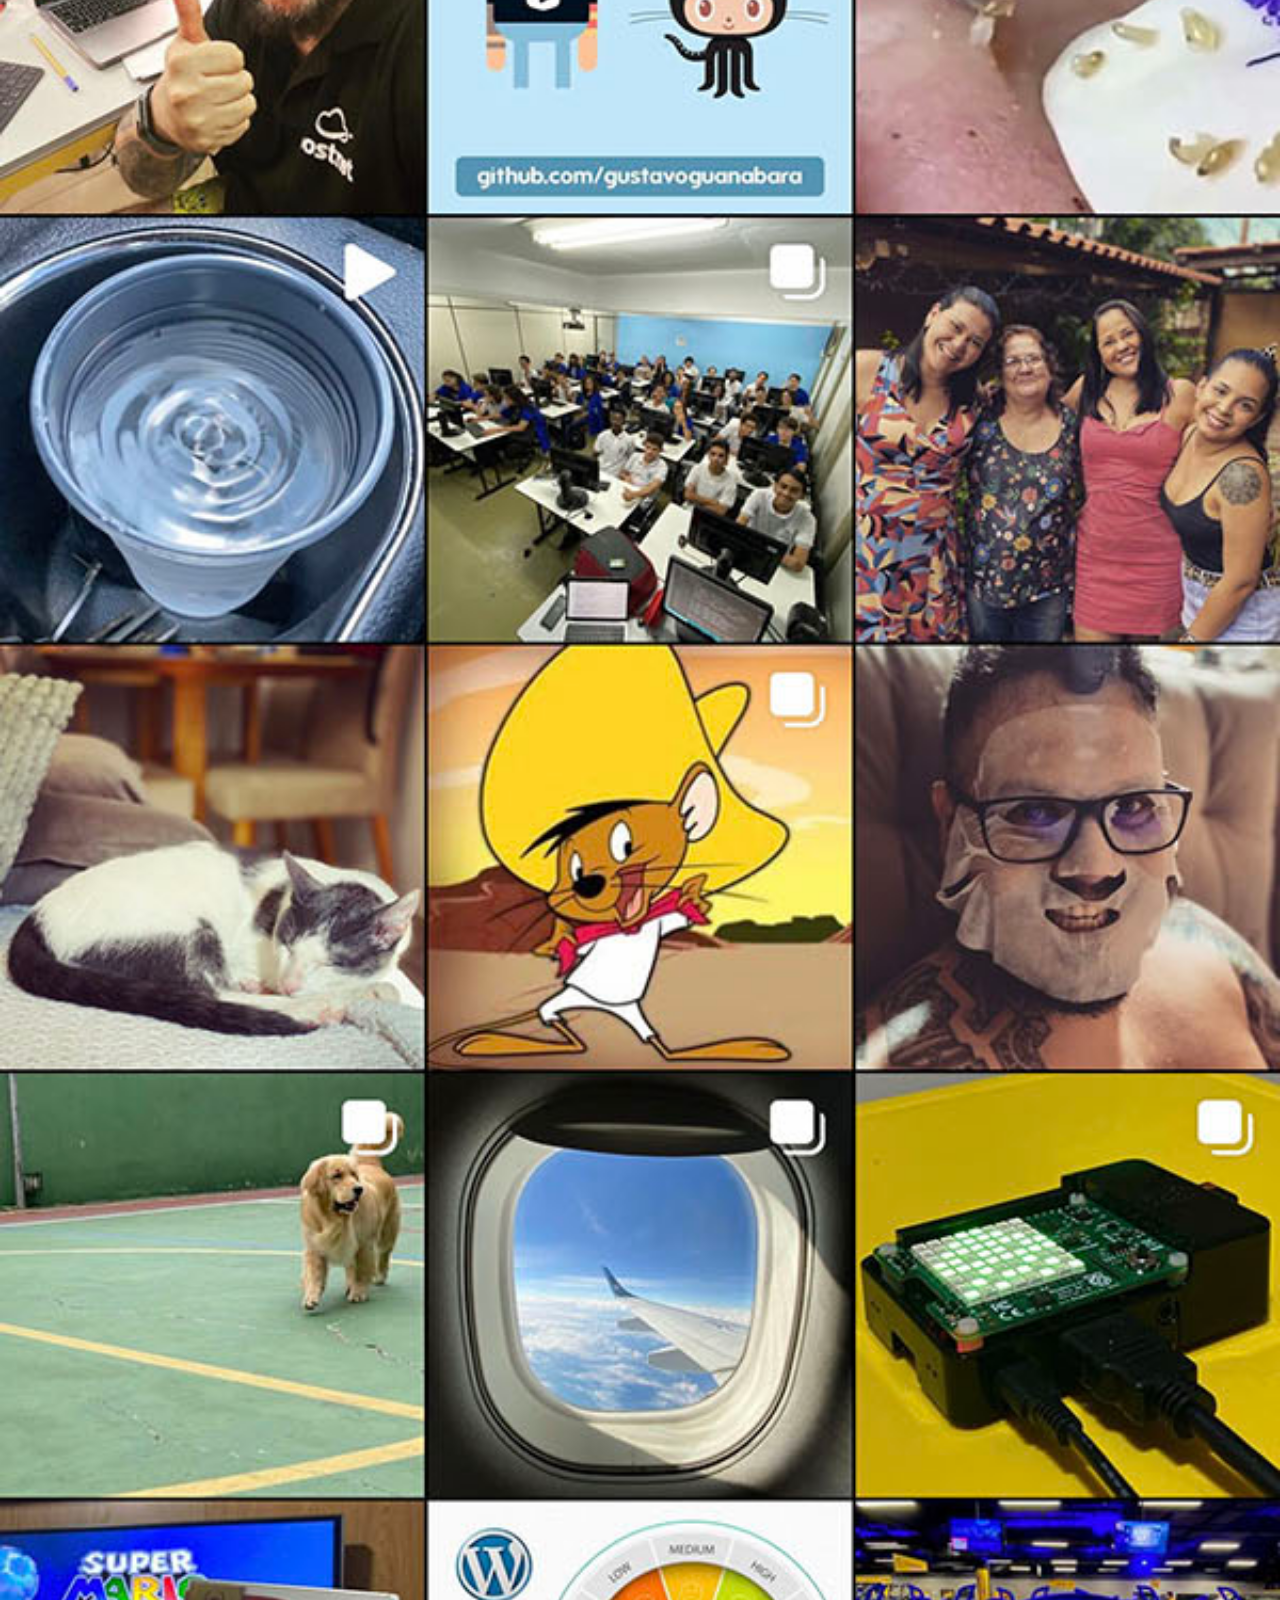
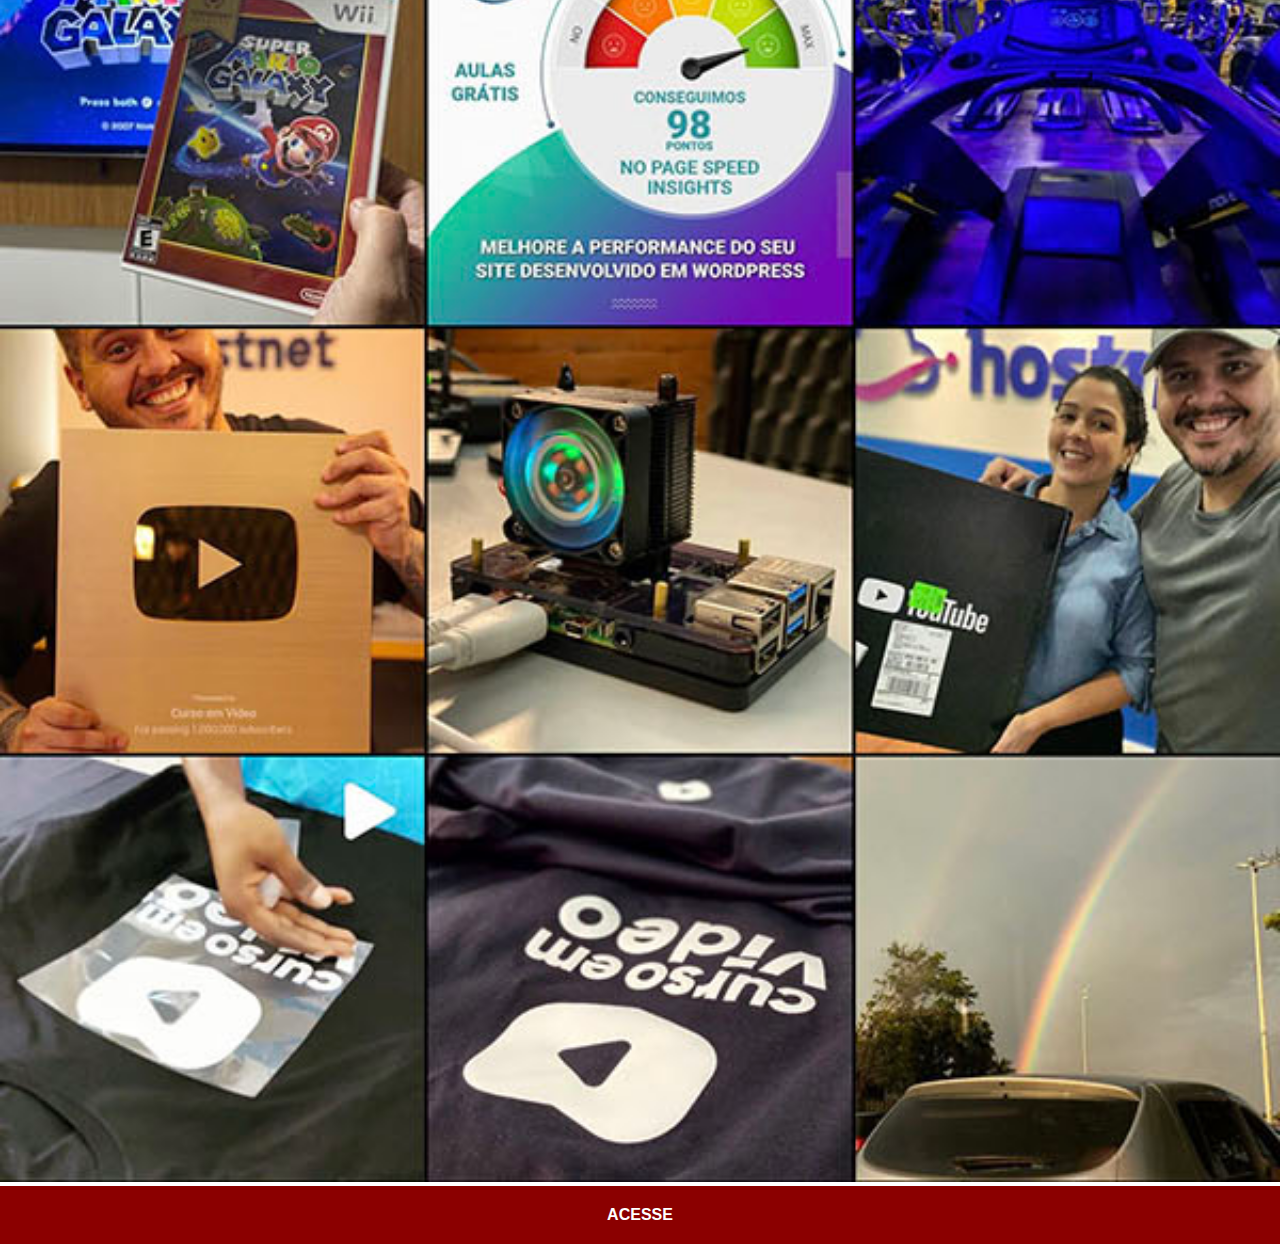
<file: instagran.html>
<!DOCTYPE html>
<html lang="pt-br">
<head>
    <meta charset="UTF-8">
    <meta name="viewport" content="width=device-width, initial-scale=1.0">
    <title>Youtube</title>
    <style>
        *{
            font-family: Arial, Helvetica, sans-serif;
            padding: 0px;
            margin: 0px;
        }

        ::-webkit-scrollbar {
            width: 0px;
            height: 0px;
        }

        img{
            width: 100vw;
        }

        a{
            display: block;
            background-color: darkred;
            color: white;
            padding: 20px;
            text-align: center;
            font-weight: bolder;
            text-decoration: none;
        }

        a:hover {
            background-color: red;
        }
    </style>
</head>
<body>
    <img src="imagens/tela-instagram.jpg">
    <a href="https://www.youtube.com/@CursoemVideo/playlists" target="_blank">ACESSE</a>
</body>
</html>
</file>
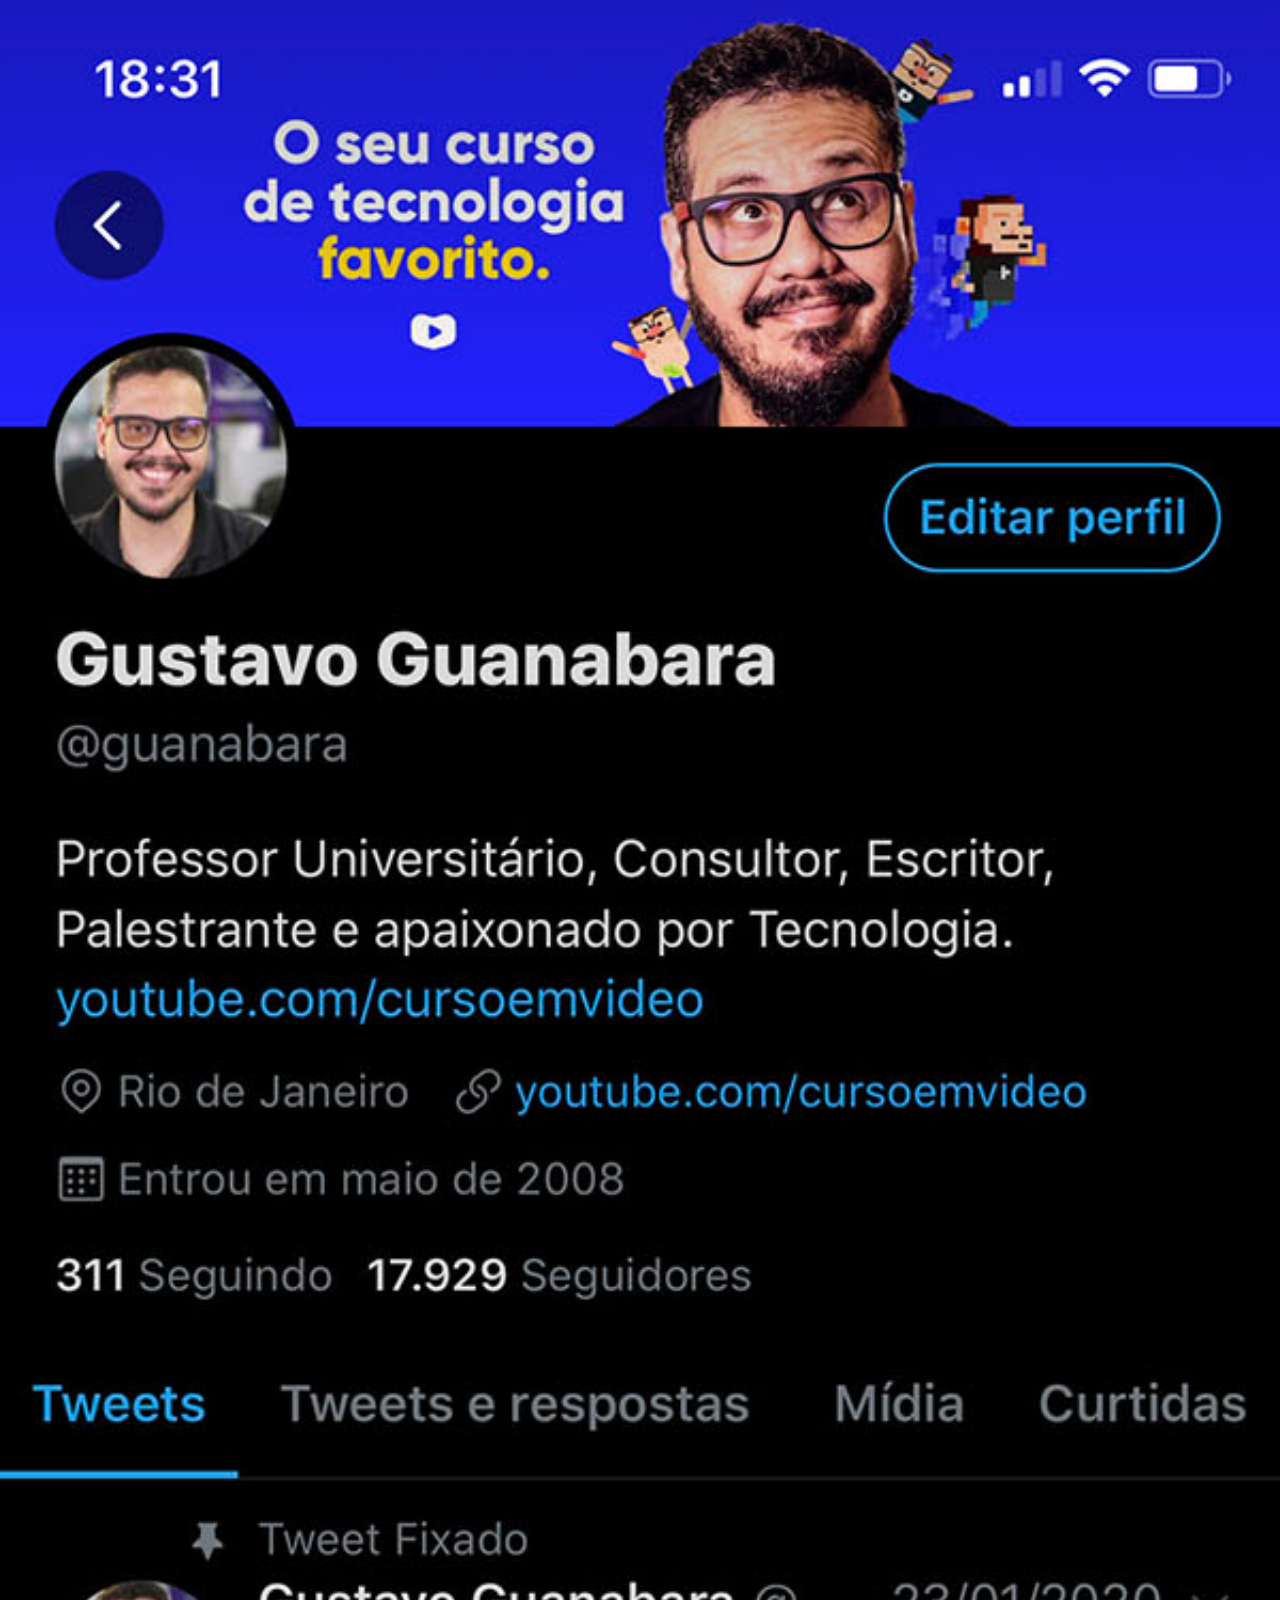
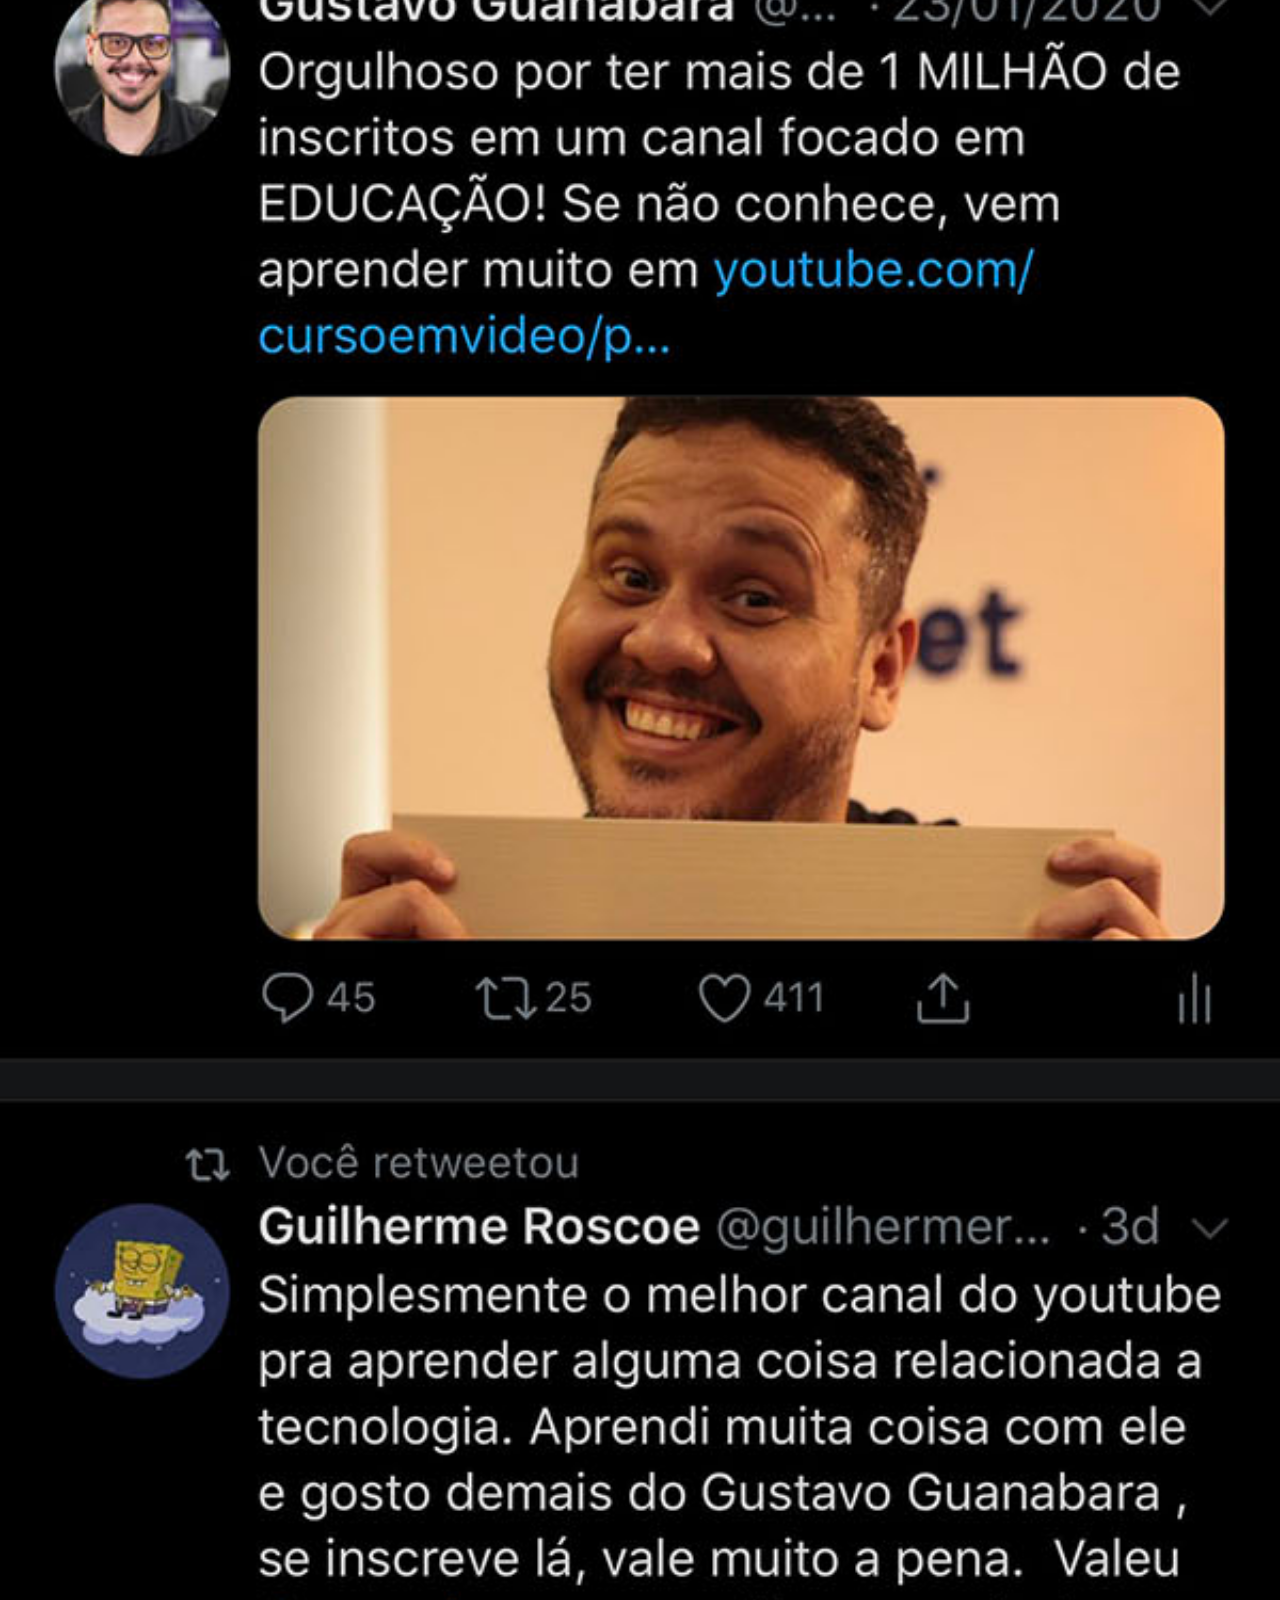
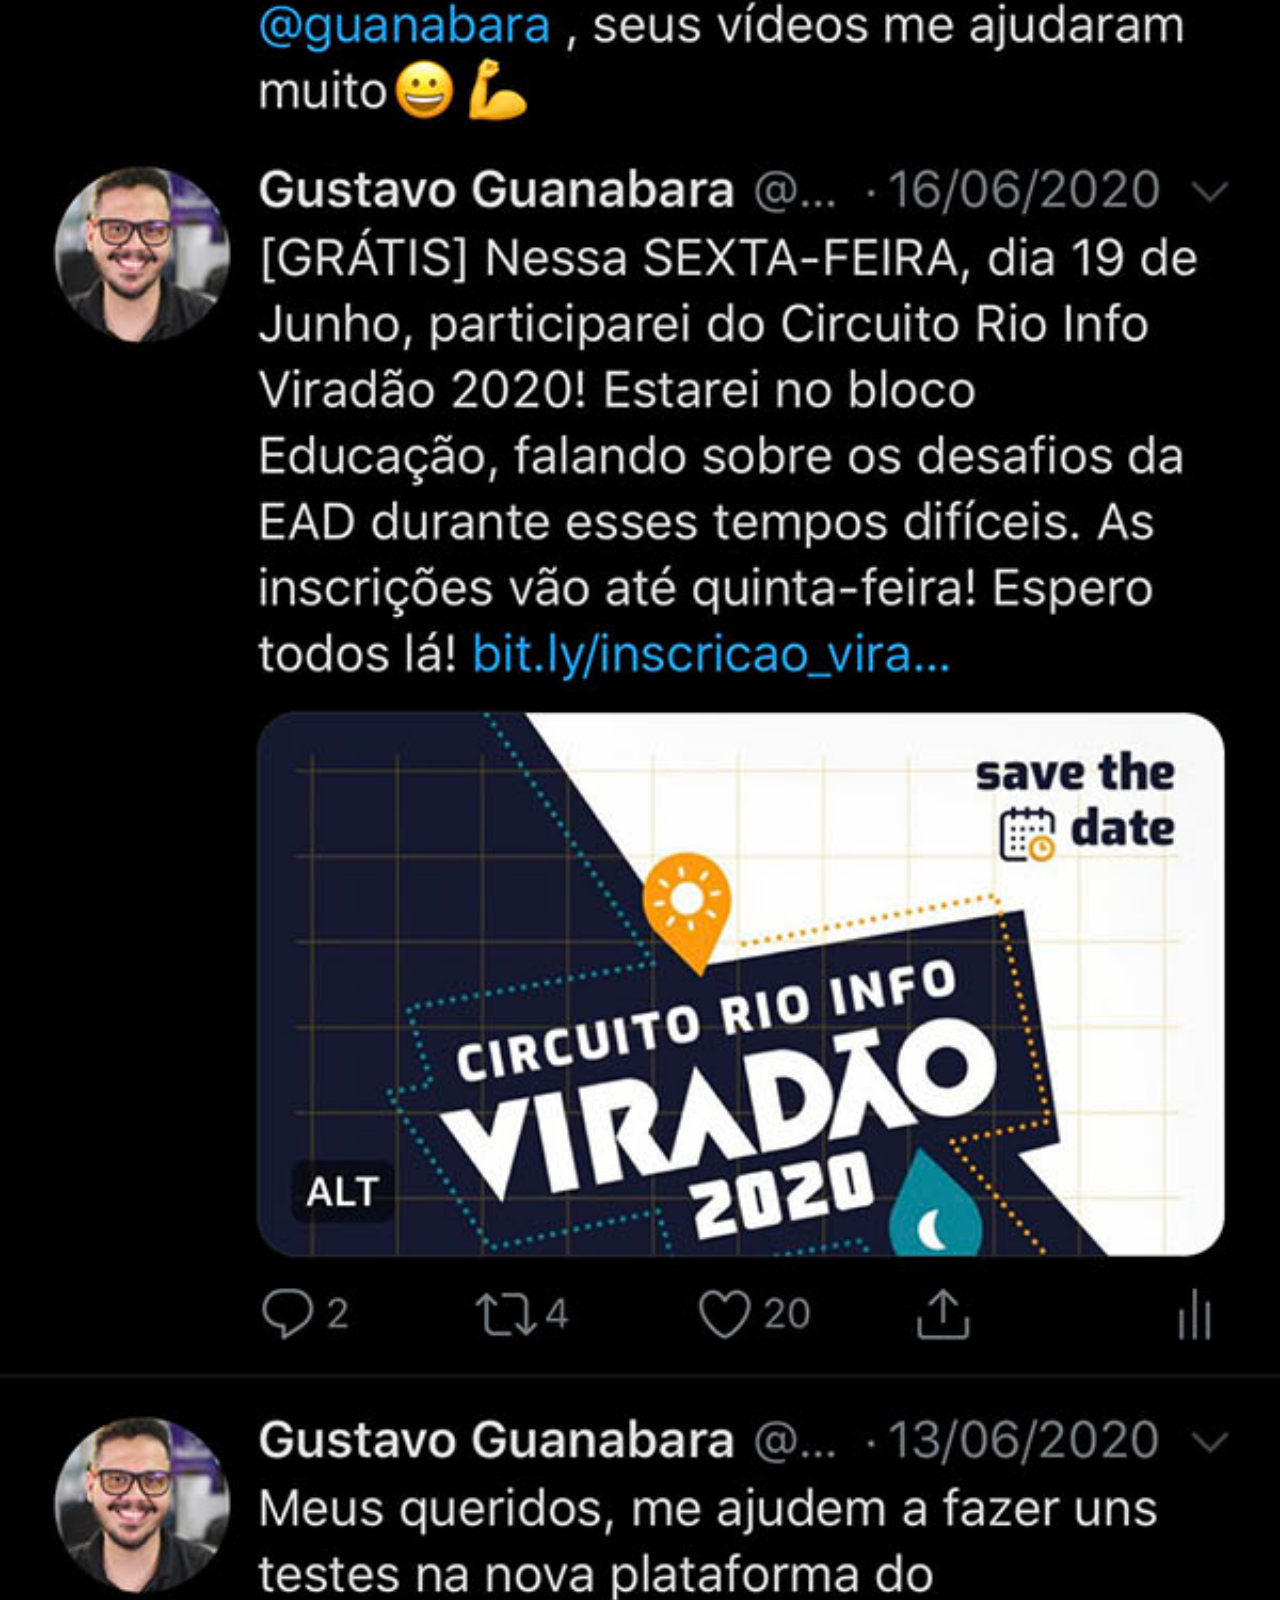
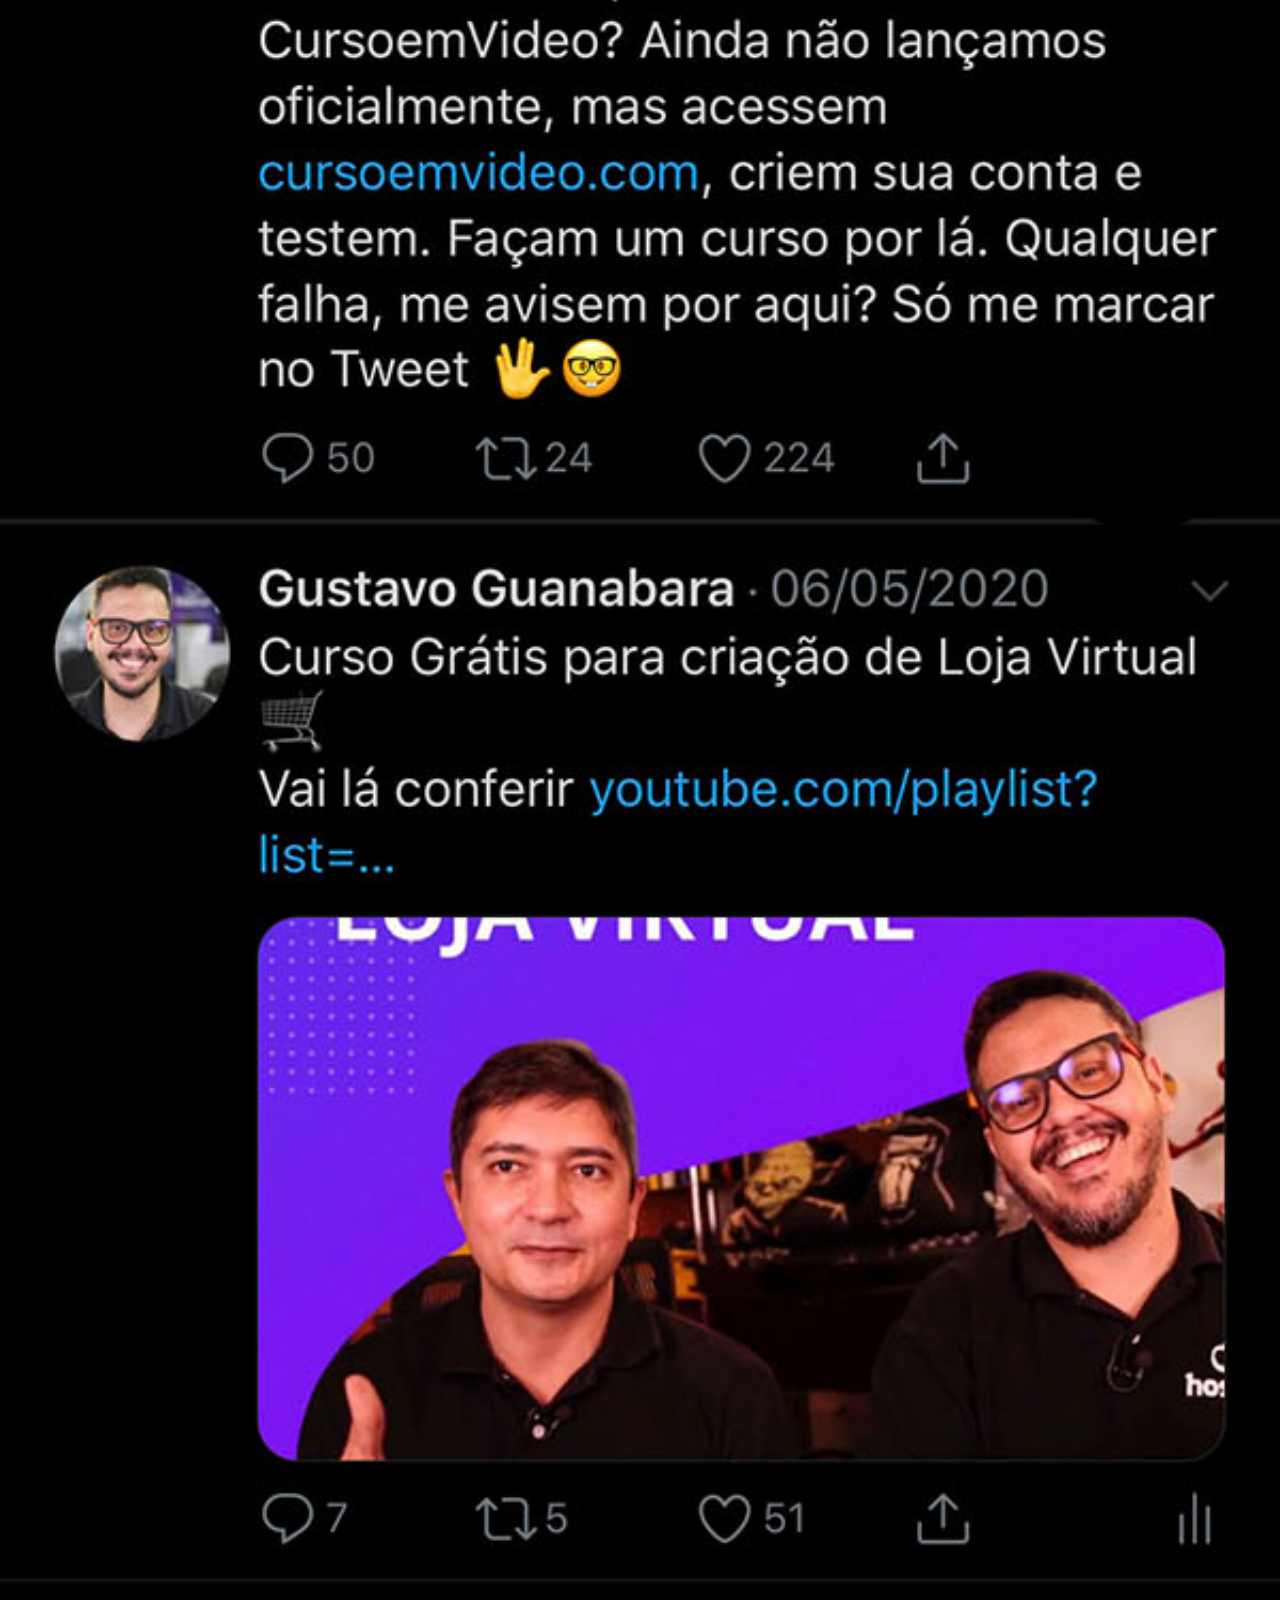
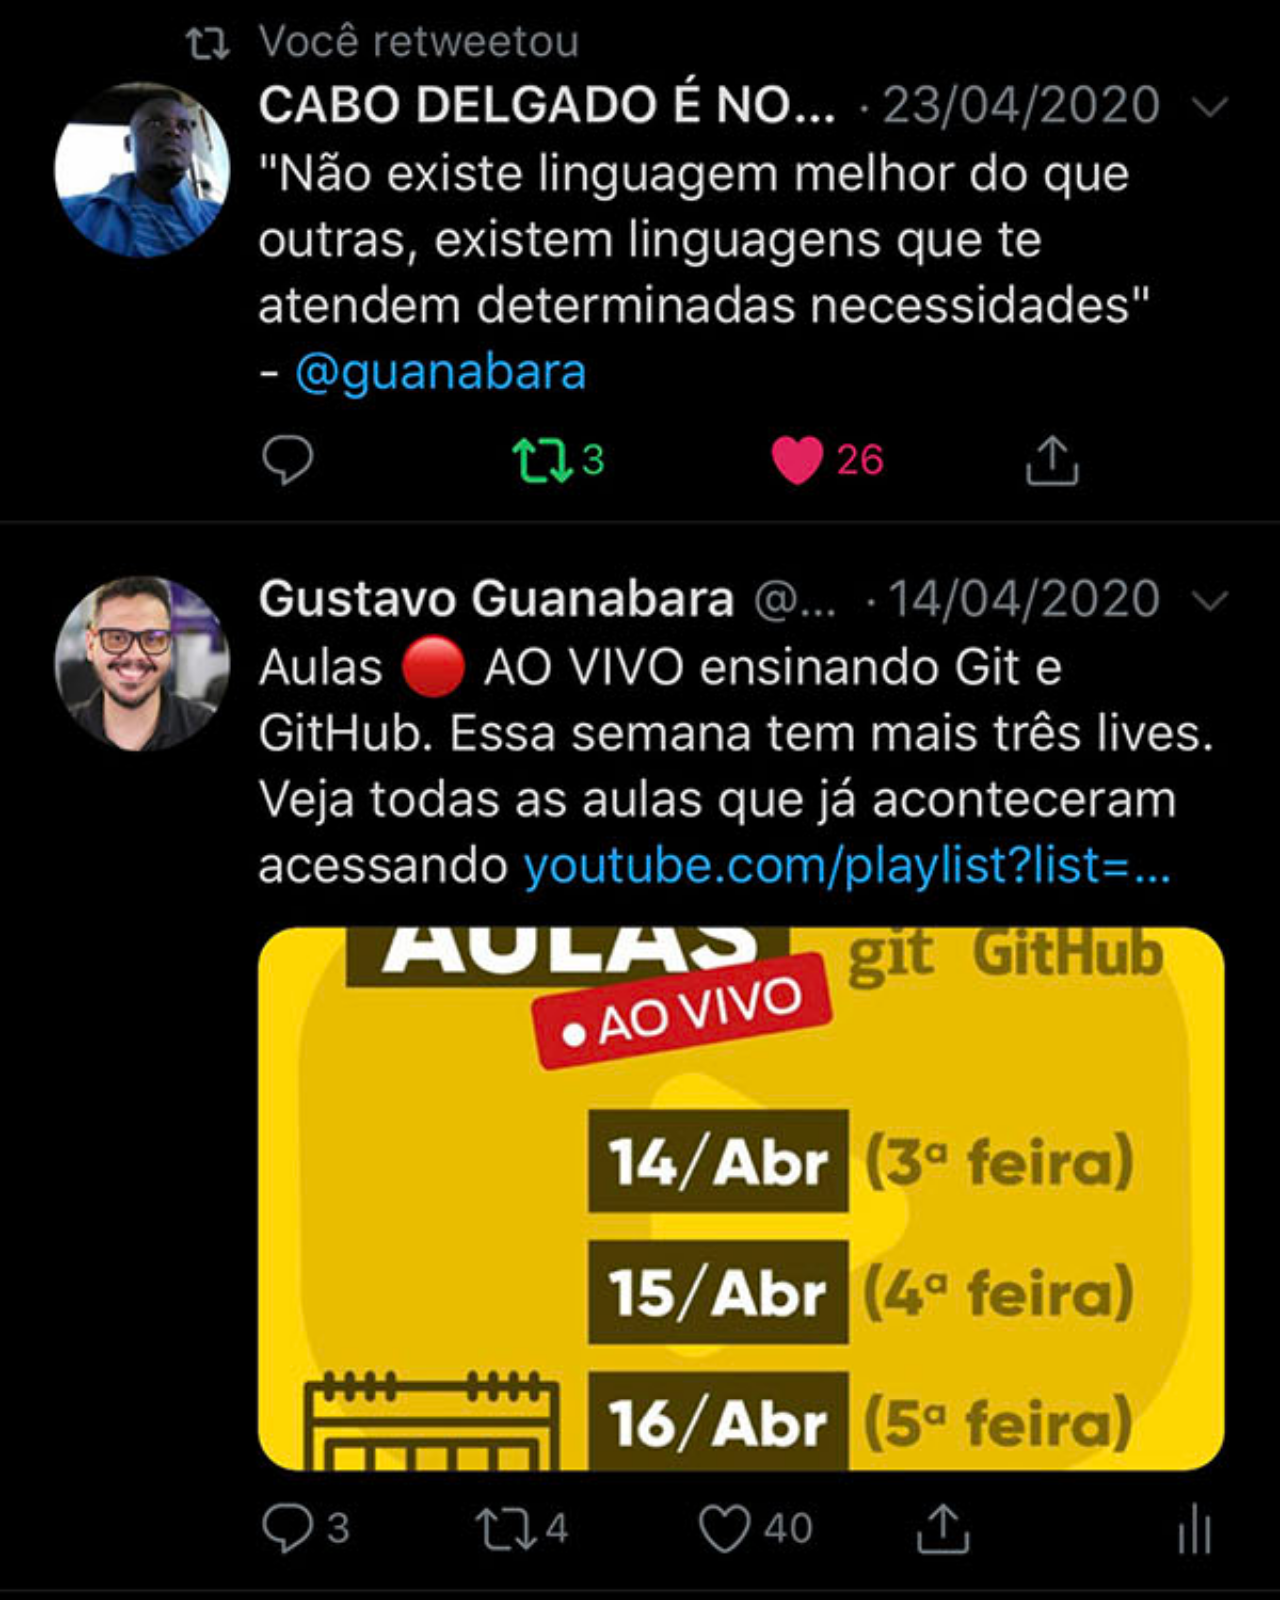
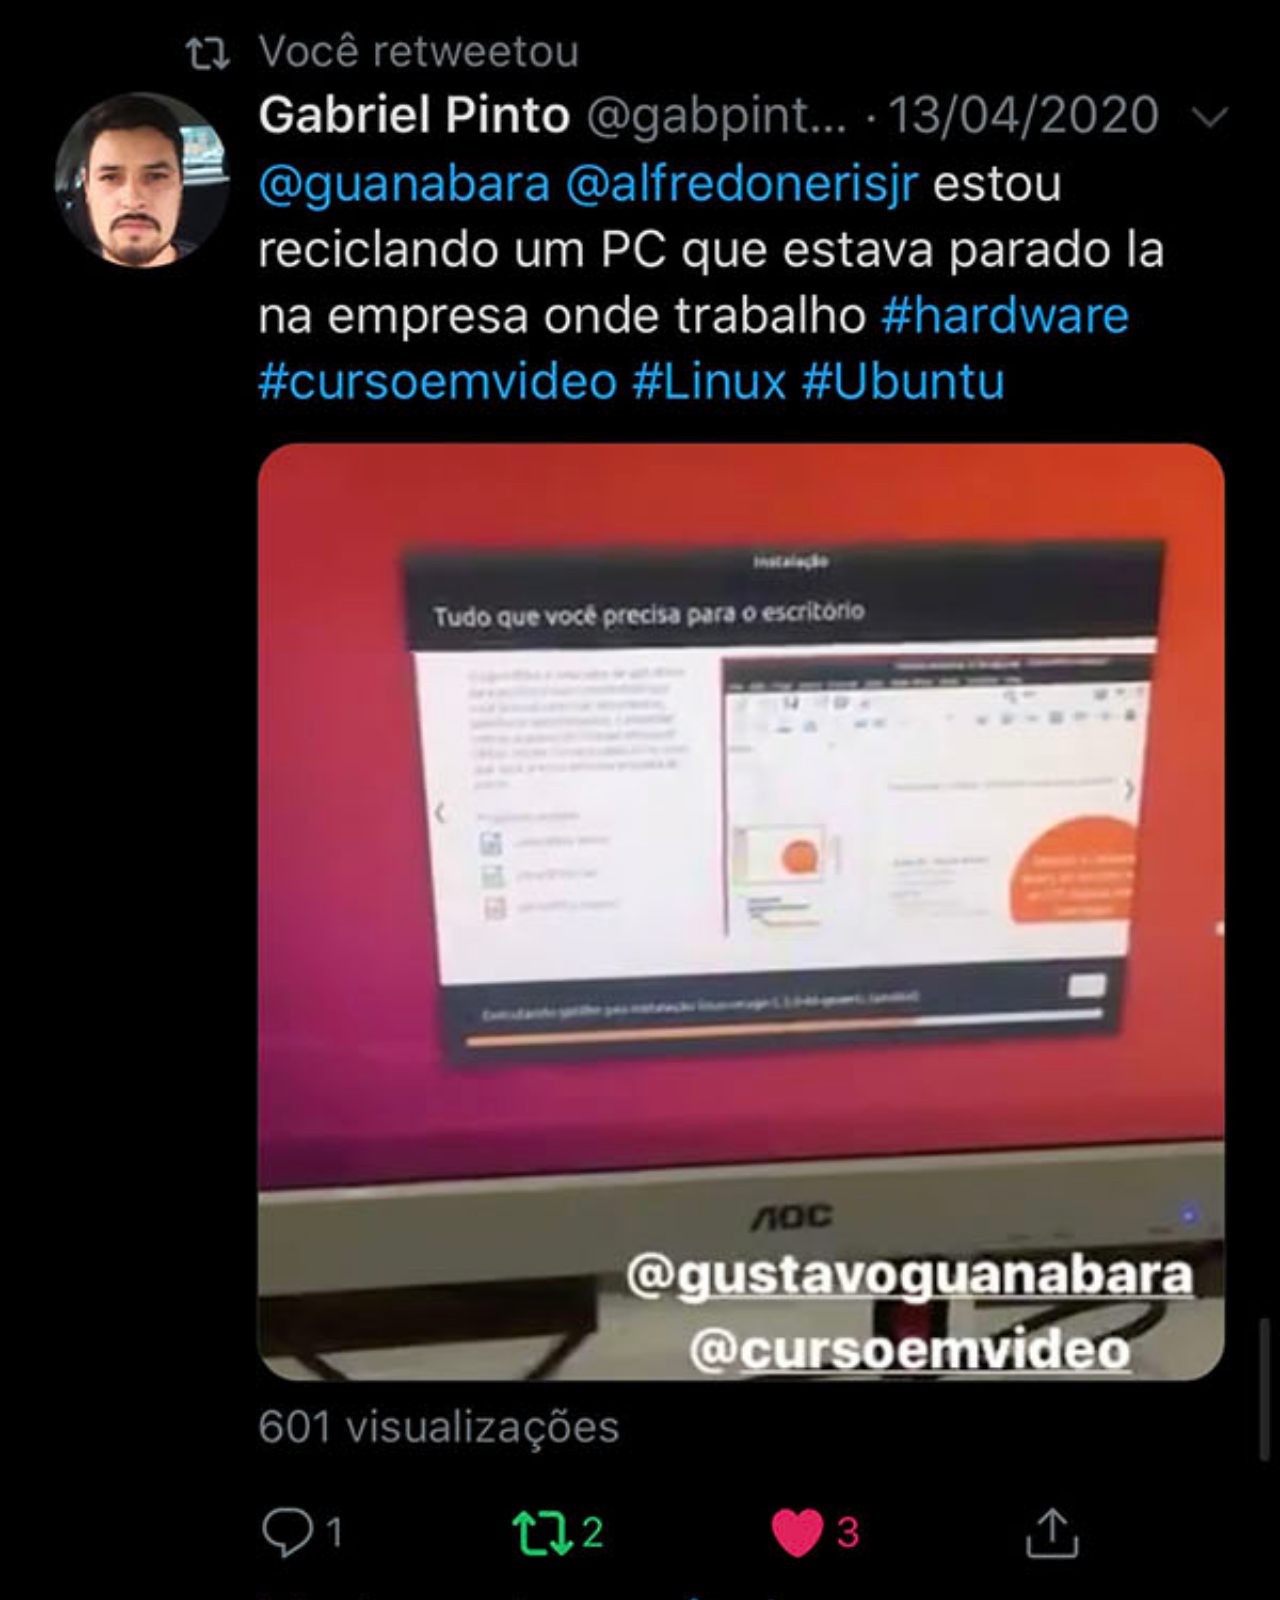
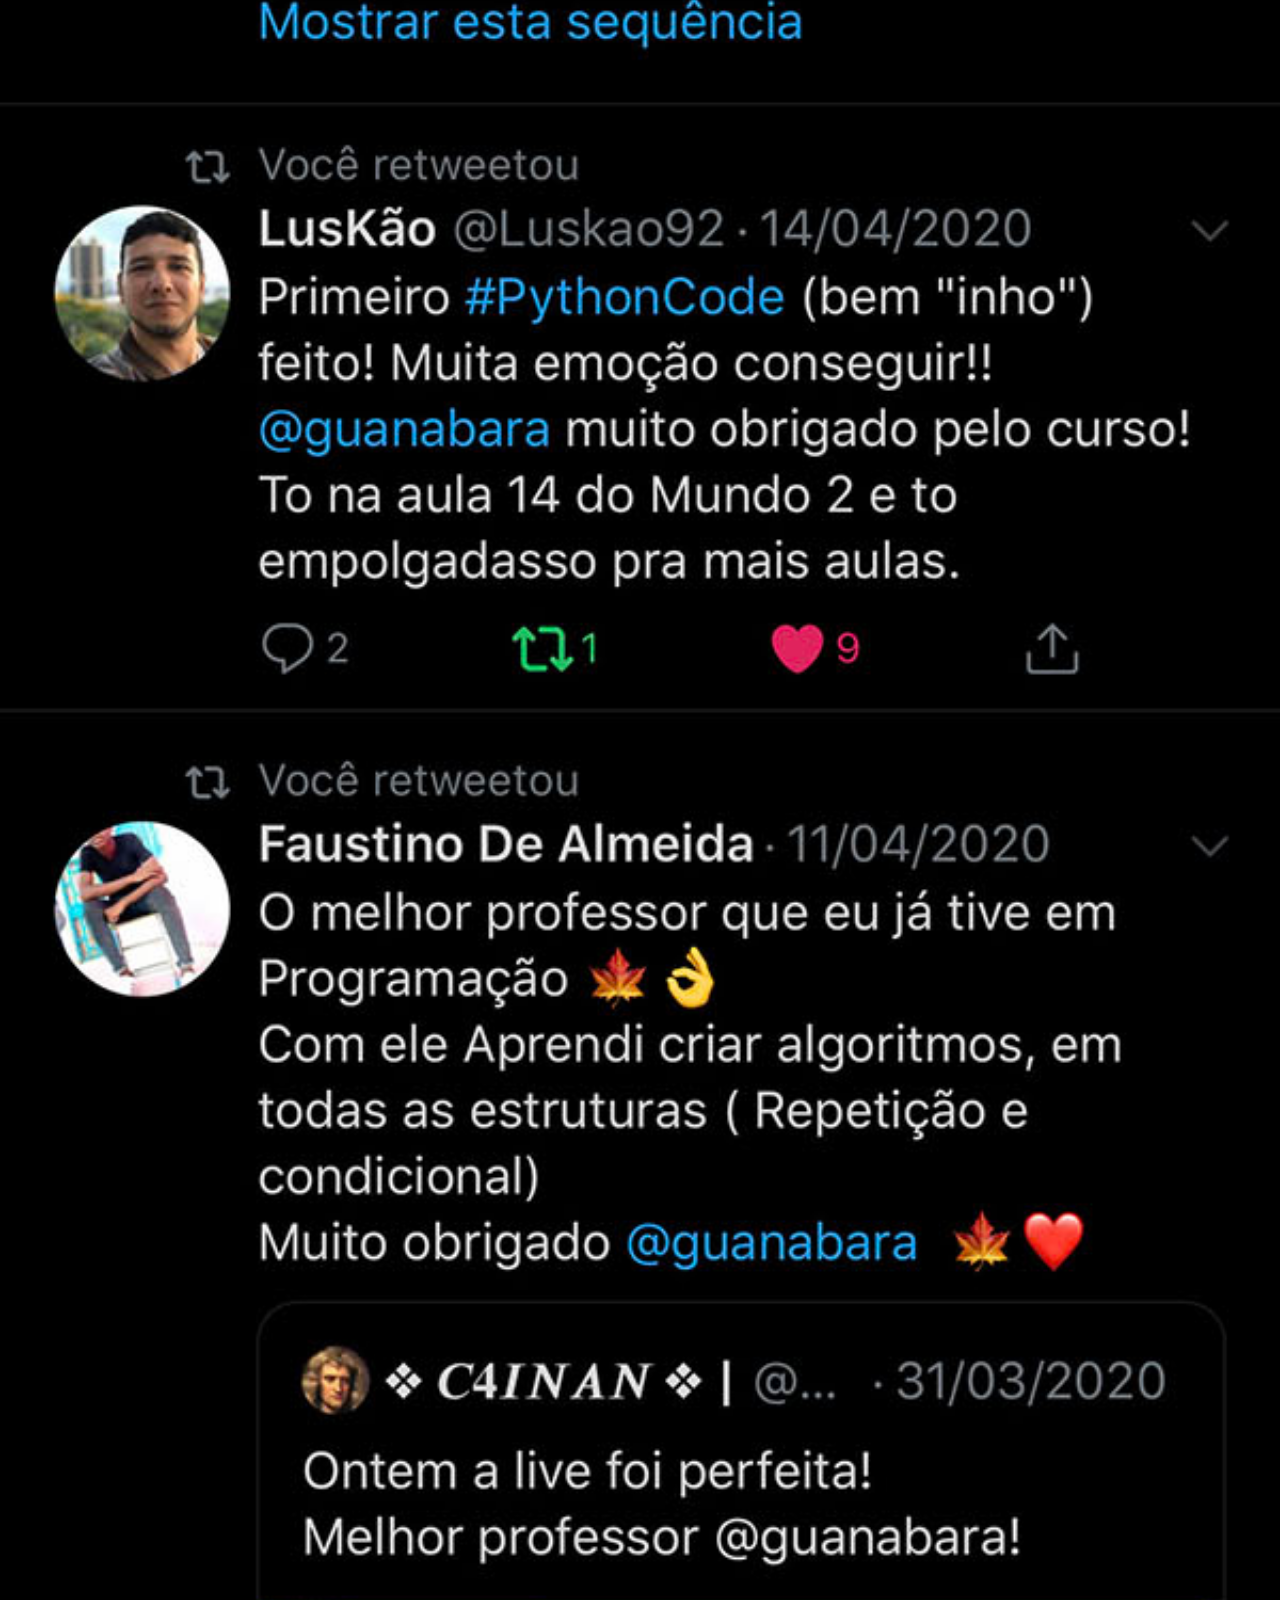
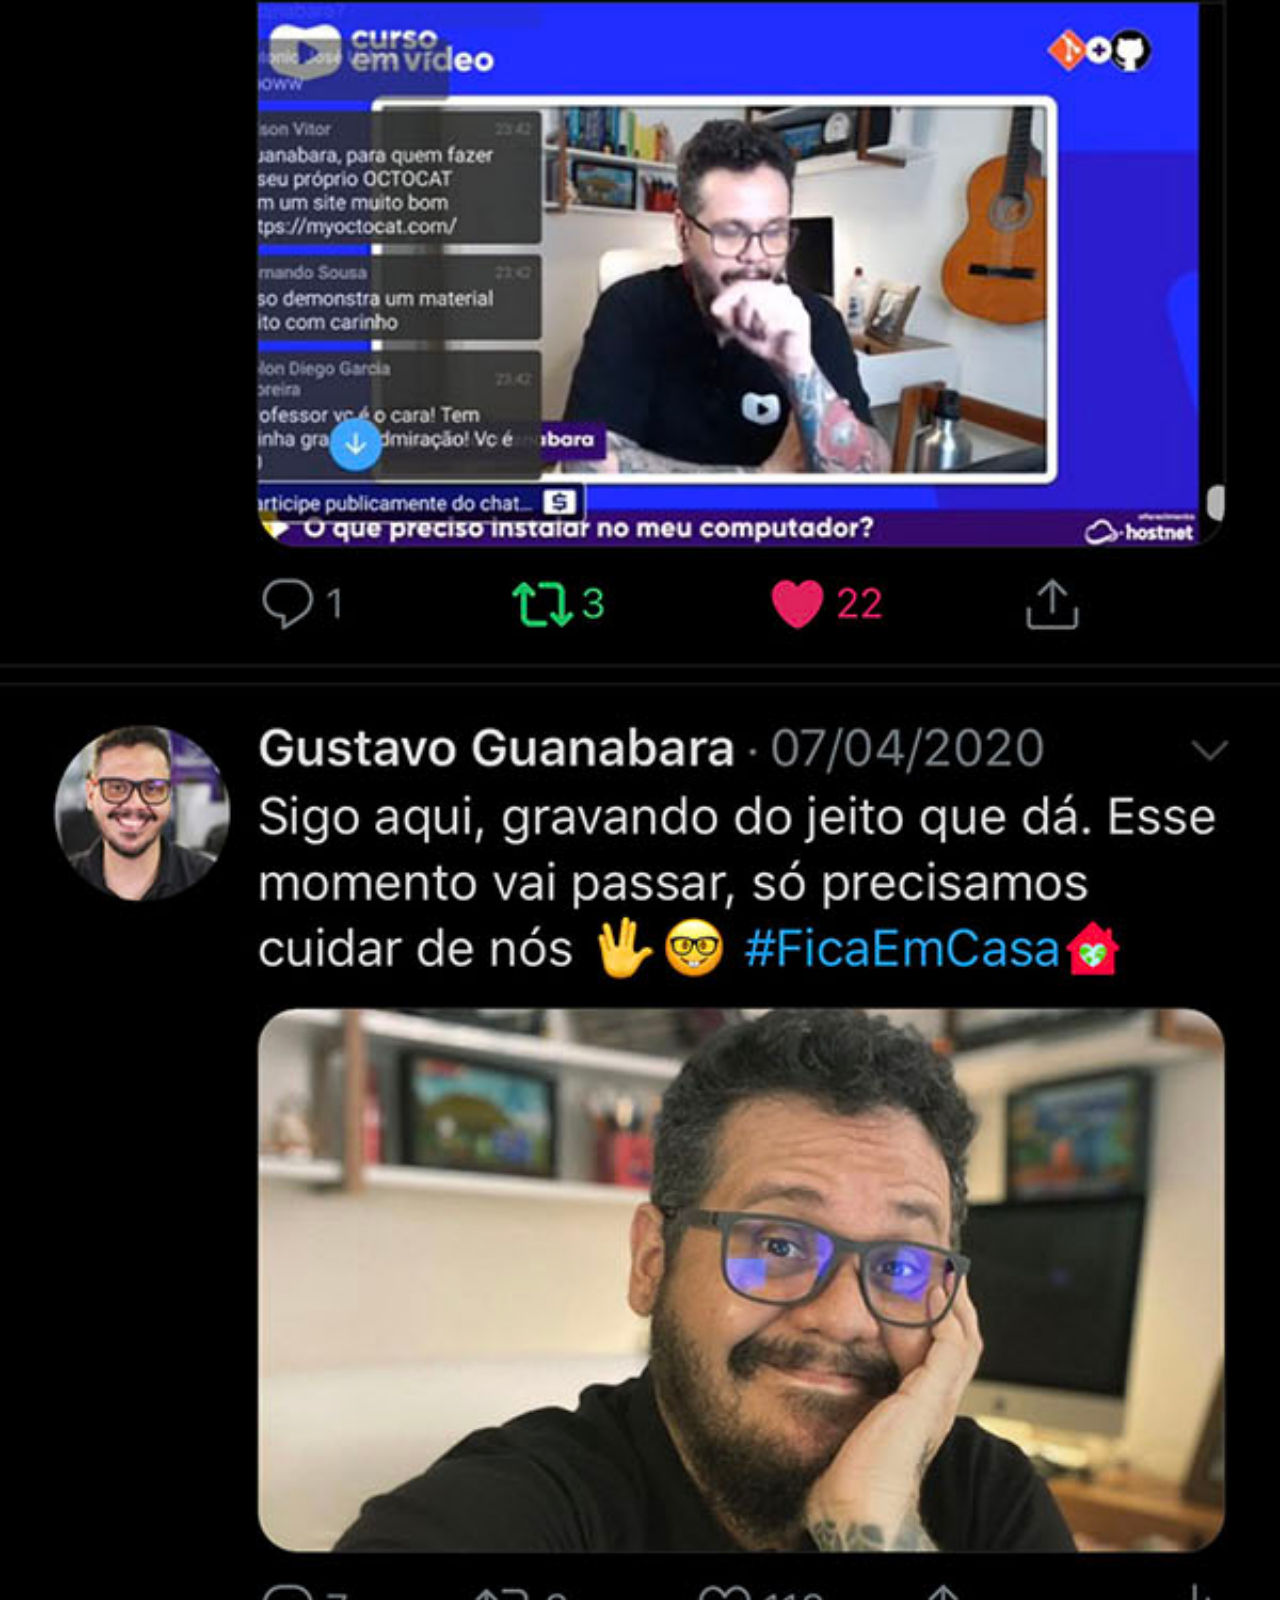
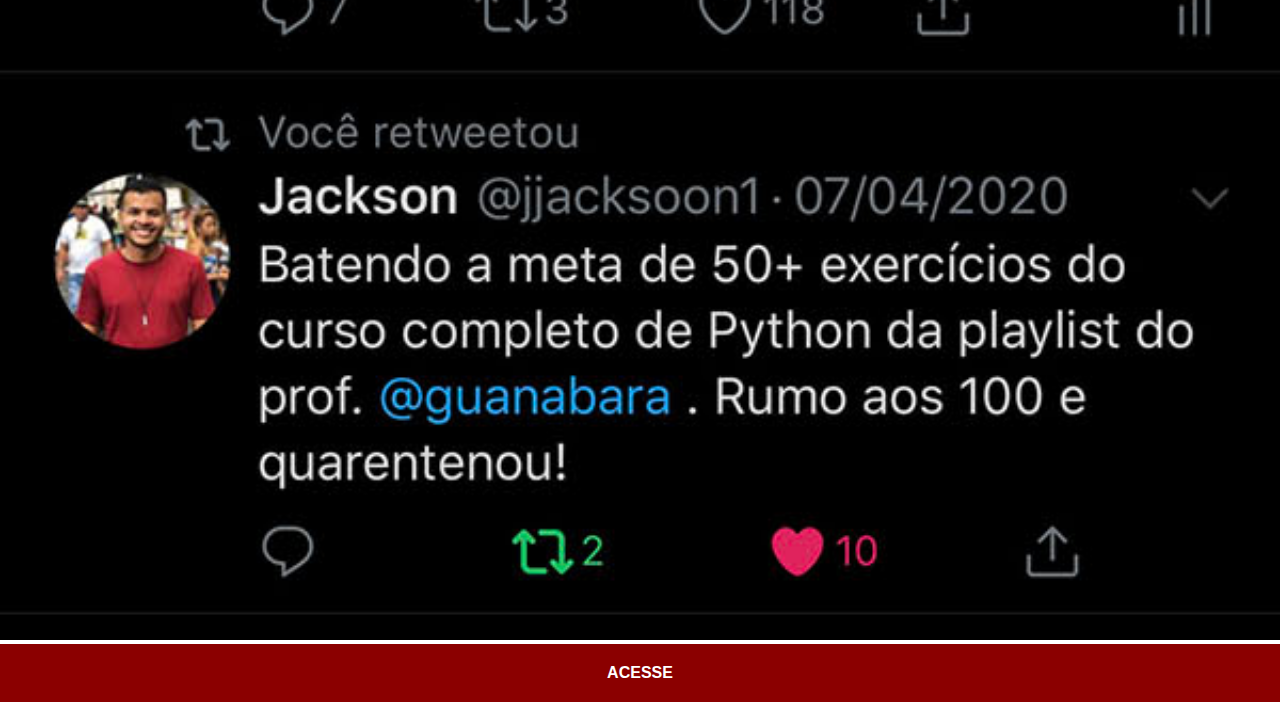
<file: twitter.html>
<!DOCTYPE html>
<html lang="pt-br">
<head>
    <meta charset="UTF-8">
    <meta name="viewport" content="width=device-width, initial-scale=1.0">
    <title>Youtube</title>
    <style>
        *{
            font-family: Arial, Helvetica, sans-serif;
            padding: 0px;
            margin: 0px;
        }

        ::-webkit-scrollbar {
            width: 0px;
            height: 0px;
        }

        img{
            width: 100vw;
        }

        a{
            display: block;
            background-color: darkred;
            color: white;
            padding: 20px;
            text-align: center;
            font-weight: bolder;
            text-decoration: none;
        }

        a:hover {
            background-color: red;
        }
    </style>
</head>
<body>
    <img src="imagens/tela-twitter.jpg">
    <a href="https://www.youtube.com/@CursoemVideo/playlists" target="_blank">ACESSE</a>
</body>
</html>
</file>
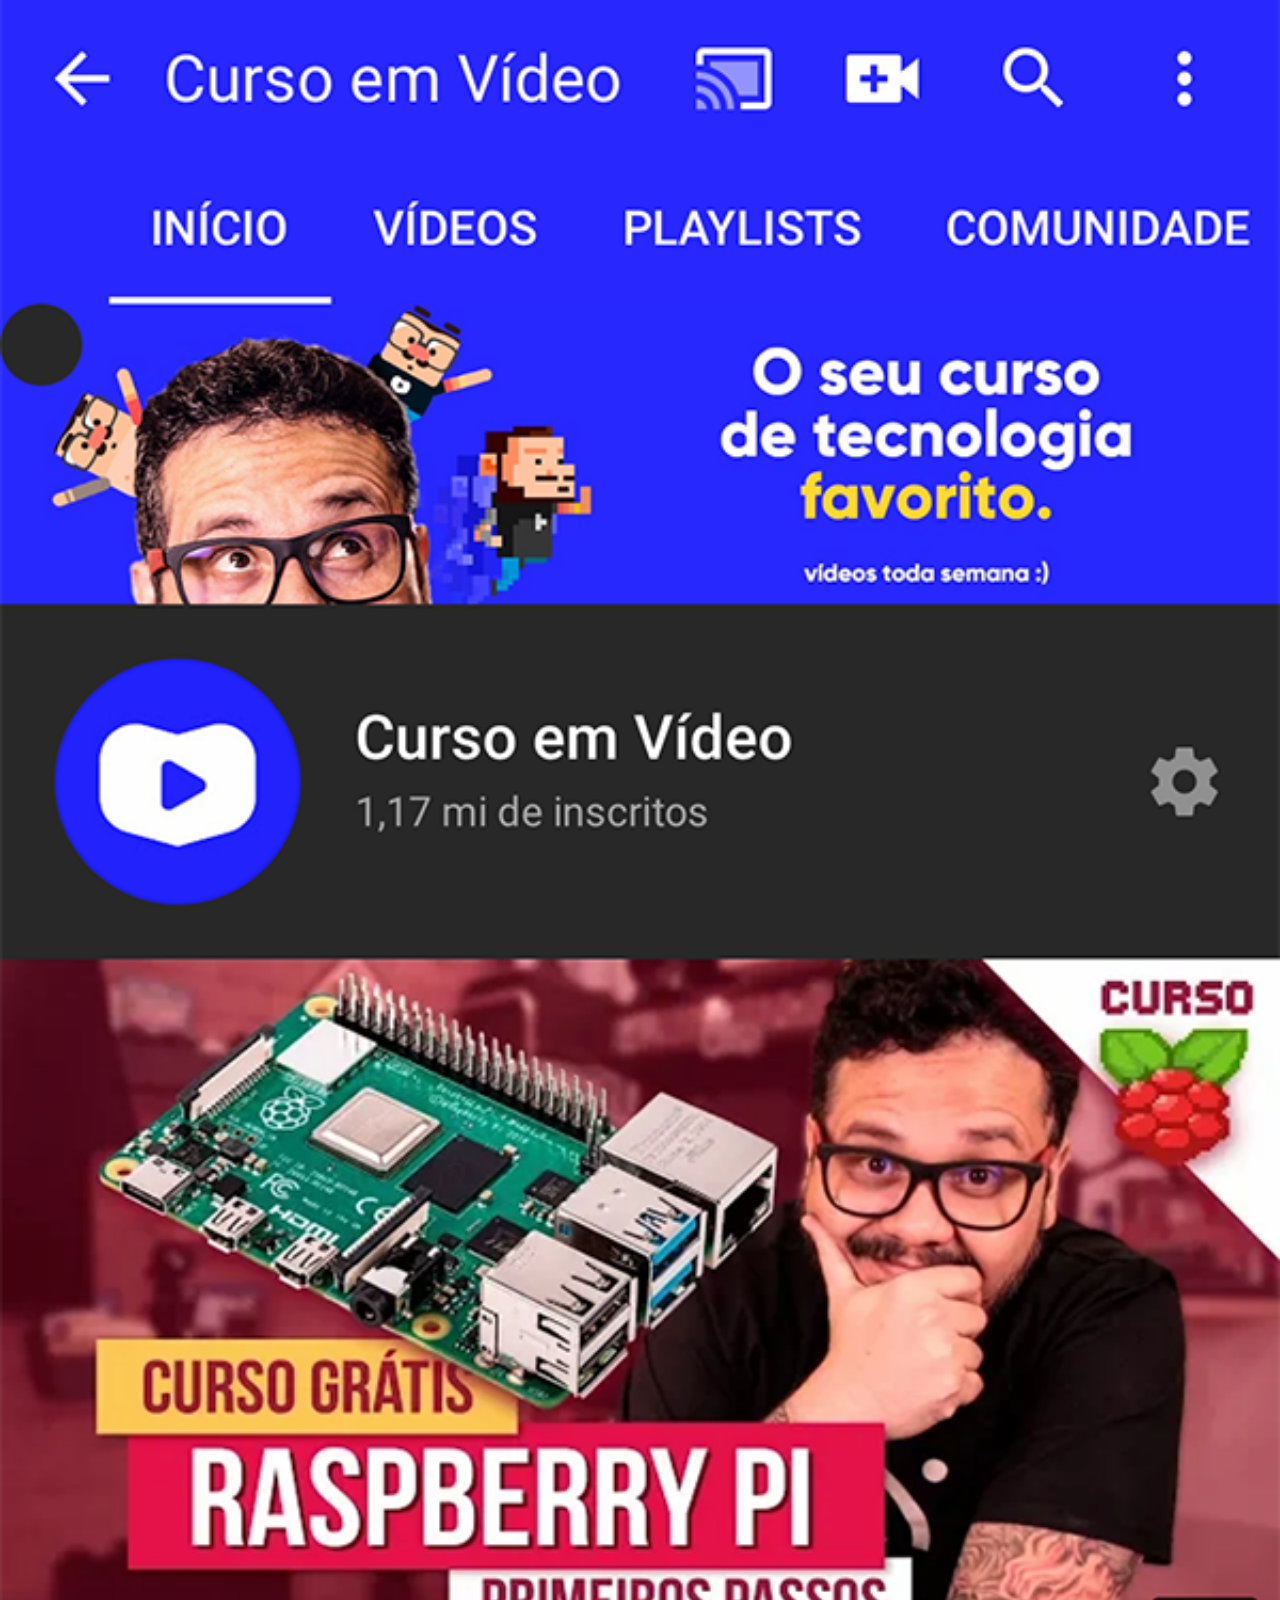
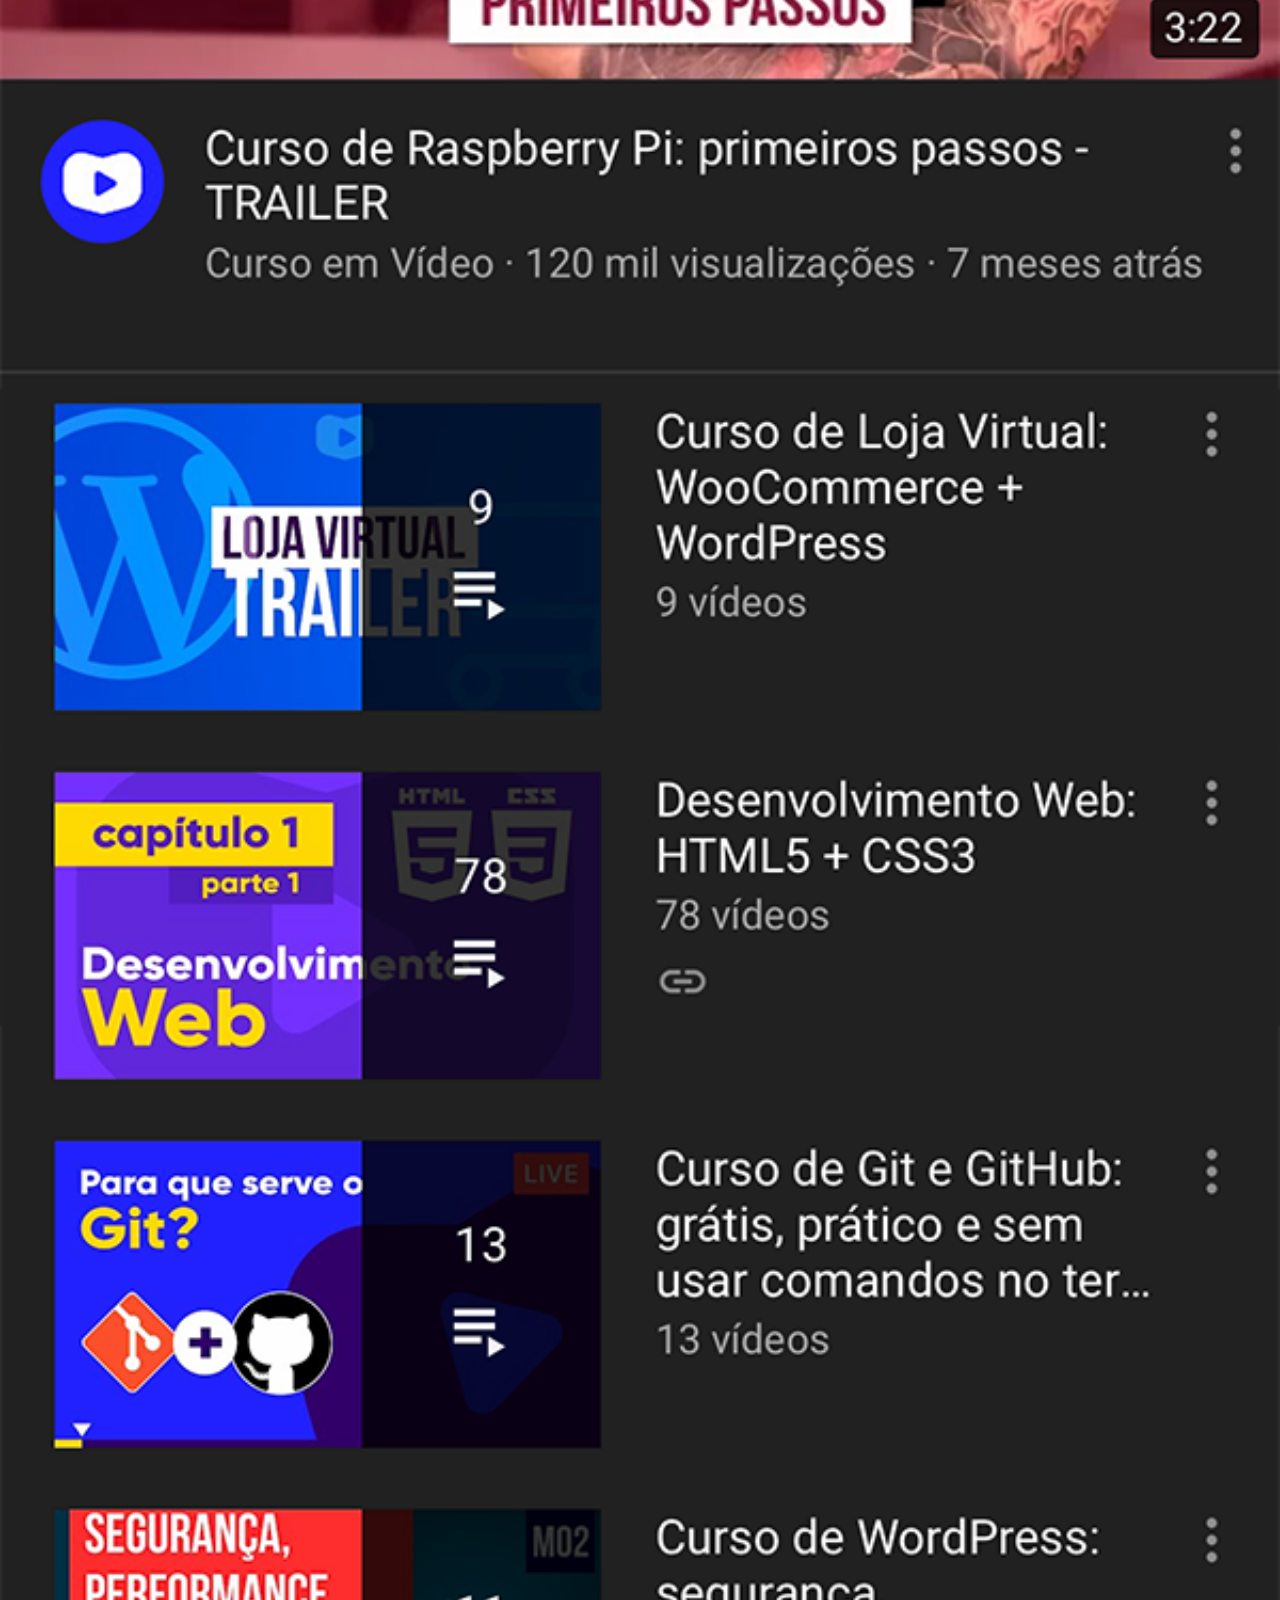
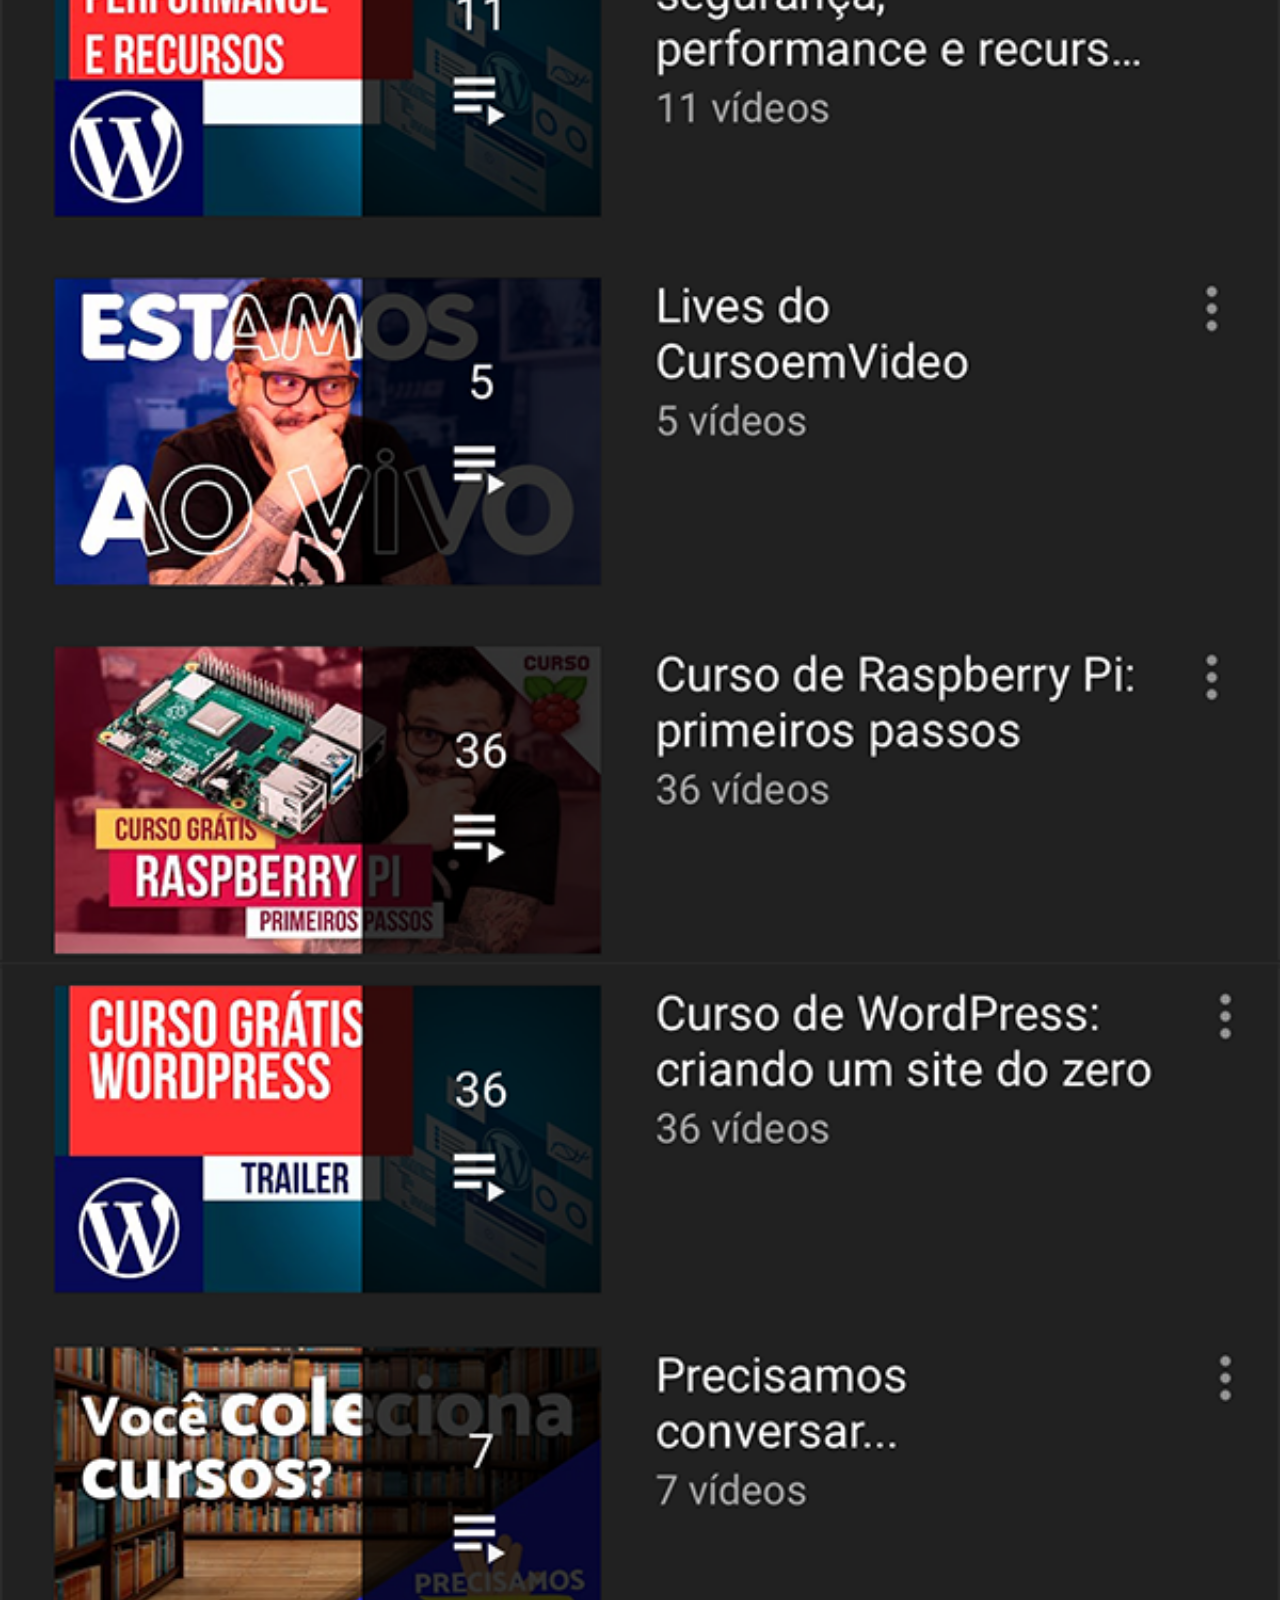
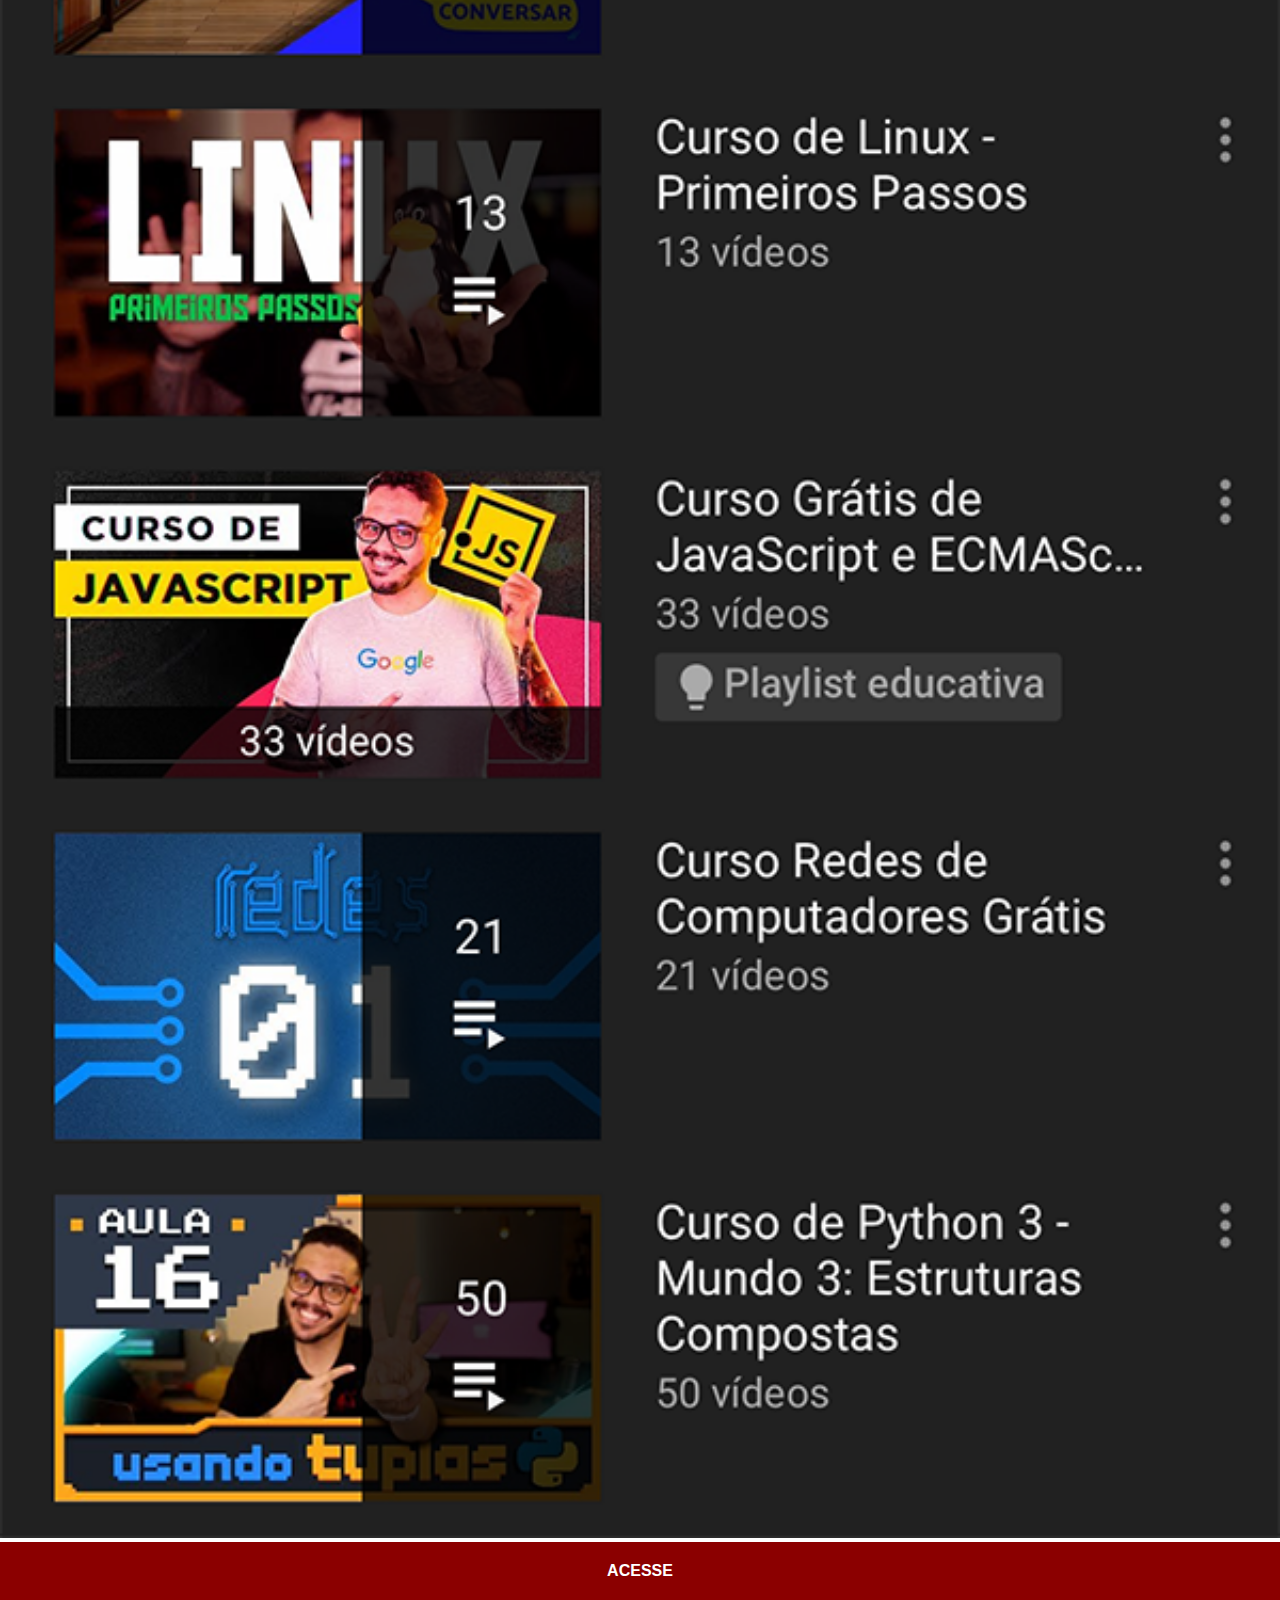
<file: youtube.html>
<!DOCTYPE html>
<html lang="pt-br">
<head>
    <meta charset="UTF-8">
    <meta name="viewport" content="width=device-width, initial-scale=1.0">
    <title>Youtube</title>
    <style>
        *{
            font-family: Arial, Helvetica, sans-serif;
            padding: 0px;
            margin: 0px;
        }

        ::-webkit-scrollbar {
            width: 0px;
            height: 0px;
        }

        img{
            width: 100vw;
        }

        a{
            display: block;
            background-color: darkred;
            color: white;
            padding: 20px;
            text-align: center;
            font-weight: bolder;
            text-decoration: none;
        }

        a:hover {
            background-color: red;
        }
    </style>
</head>
<body>
    <img src="imagens/tela-youtube.png" alt="tela-do-youtube">
    <a href="https://www.youtube.com/@CursoemVideo/playlists" target="_blank">ACESSE</a>
</body>
</html>
</file>
<file: estilos/style.css>
@charset "UTF-8";

*{
    margin: 0px;
    padding: 0px;
    font-family: Arial, Helvetica, sans-serif;
}

html,body {
    width: 100vw;
    height: 100vh;
    background-color: black;
}

body {
    background: url(../imagens/fundo-madeira.jpg) no-repeat top center;
    background-size: cover;
    background-attachment: fixed;
}
main {
    position: relative;
    height: 100vh;
}

section#telefone {
    position: absolute;
    height: 627px;
    width: 311px;
    top: 50%;
    left: 50%;
    transform: translate(-50%, -50%);
    background: url(../imagens/frame-iphone.png) no-repeat;
}

iframe#tela {
    position: relative;
    top: 80px;
    left: 22px;
    width: 267px;
    height: 471px;
}

section#redes-sociais {
    text-align: right;
}

section#redes-sociais img {
    width: 50px;
    margin: 10px;
    border-radius: 50%;
    box-shadow: 2px 2px 5px rgba(0, 0, 0, 0.4);
}

section#redes-sociais img:hover {
    border: 2px solid rgba(255, 255, 255, 0.4);
    box-sizing: border-box;
    transform: translate(-3px, -3px);
    box-shadow: 5px 5px 10px rgba(0, 0, 0, 0.608);
    transition: transform 0.5s, border .75s;
}
</file>
